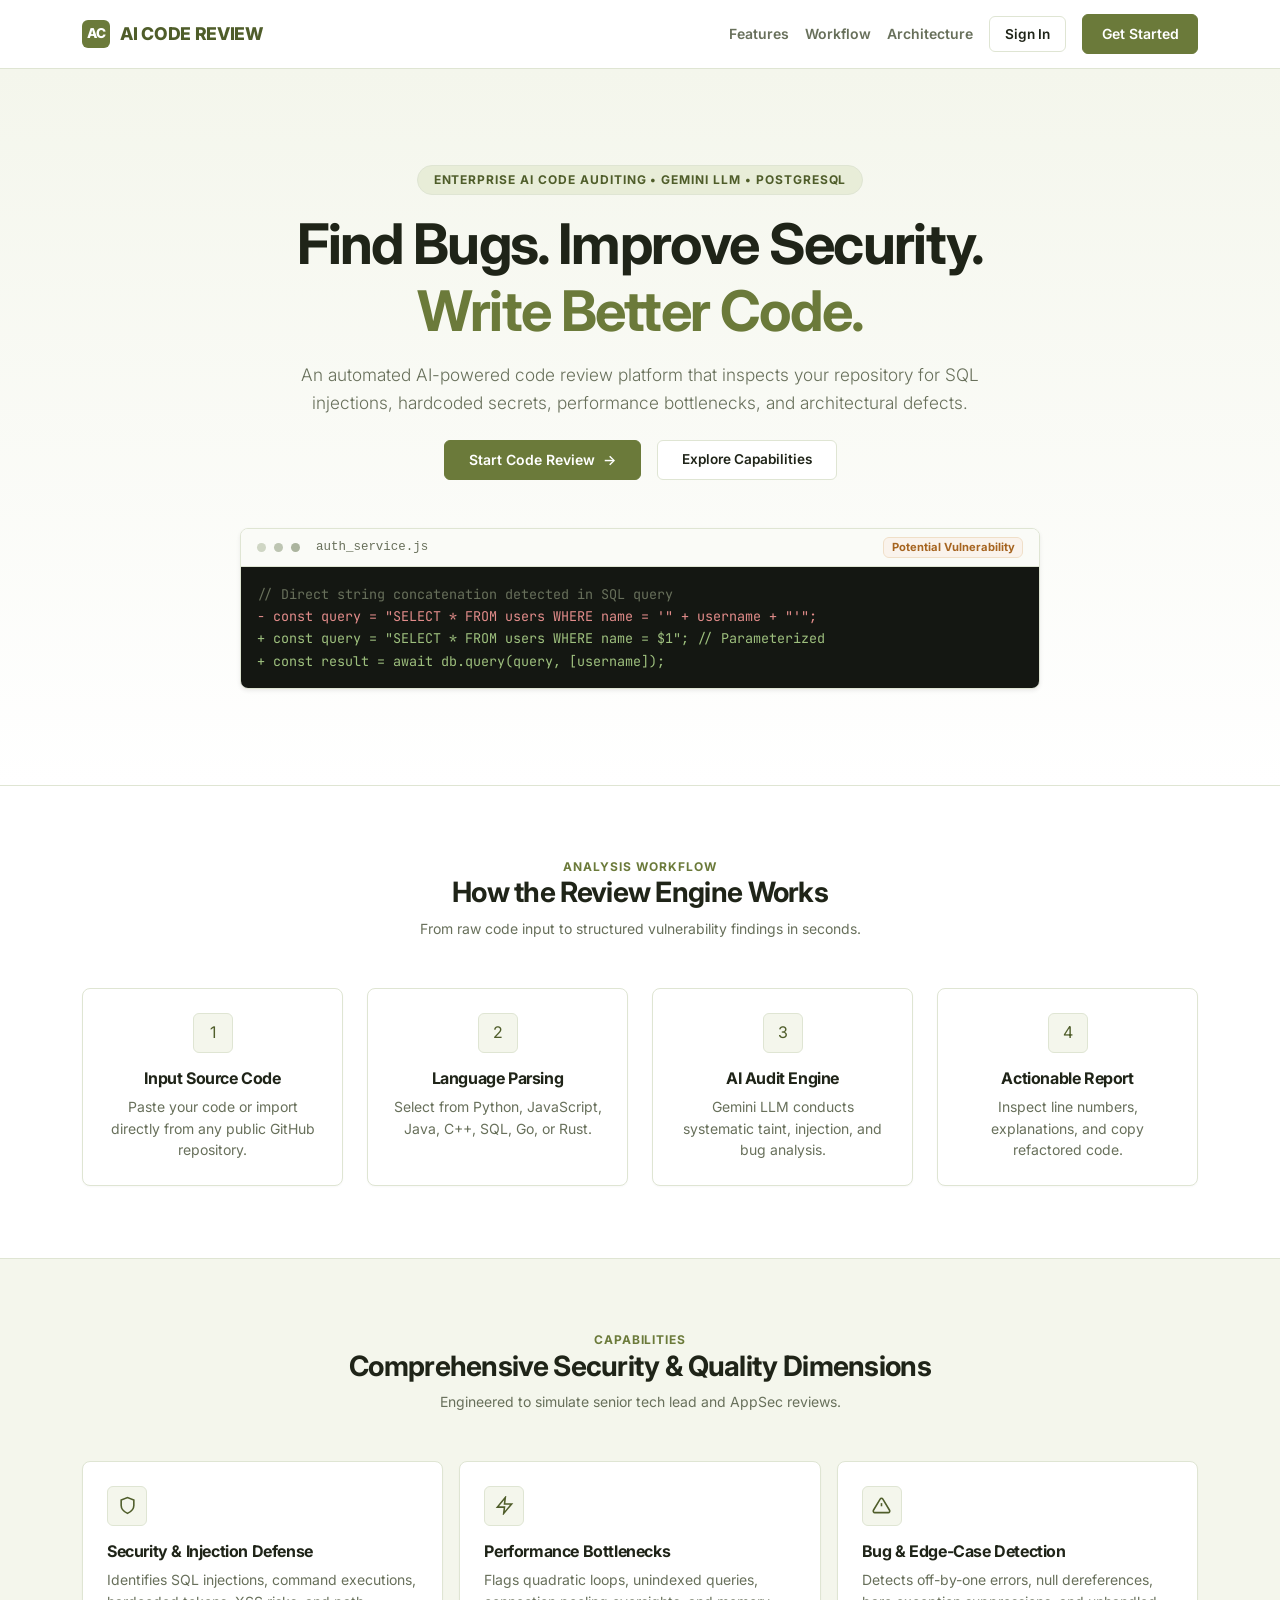
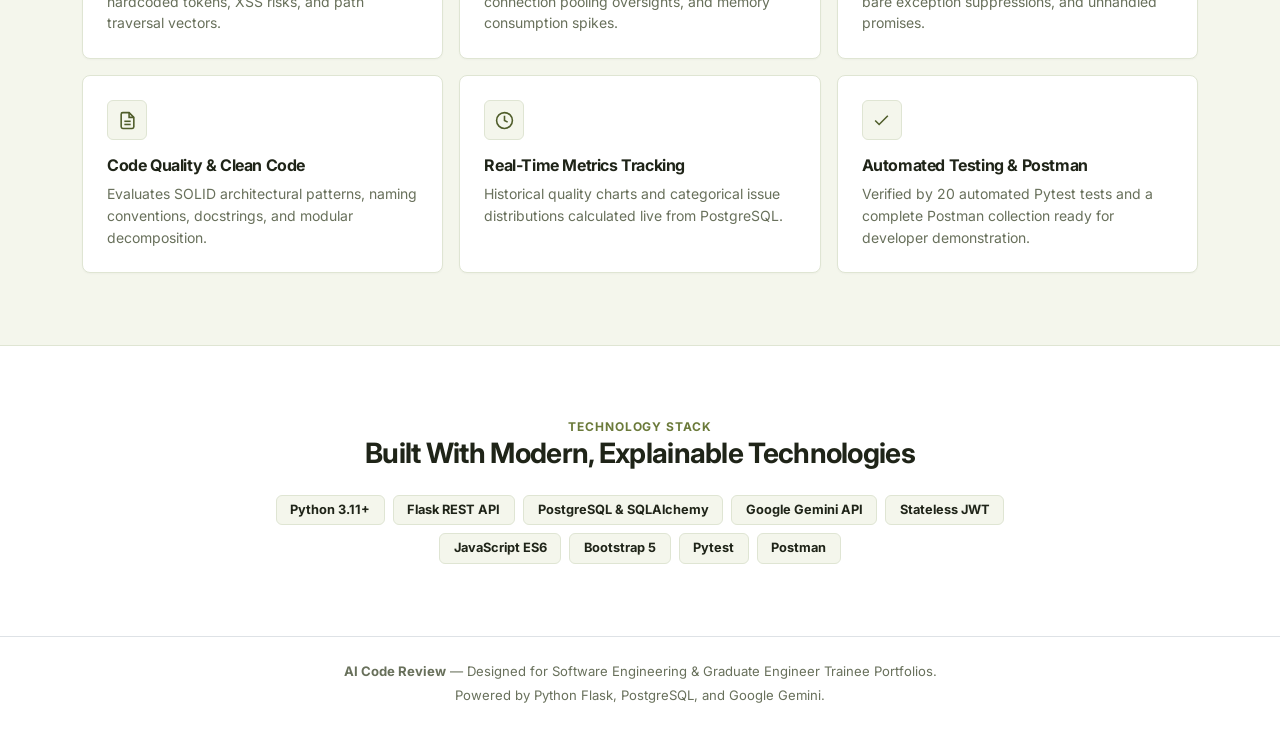
<file: frontend/index.html>
<!DOCTYPE html>
<html lang="en">
<head>
  <meta charset="UTF-8">
  <meta name="viewport" content="width=device-width, initial-scale=1.0">
  <title>AI Code Review - Automated Security & Code Quality Platform</title>
  <link href="https://cdn.jsdelivr.net/npm/bootstrap@5.3.3/dist/css/bootstrap.min.css" rel="stylesheet">
  <link rel="stylesheet" href="css/style.css">
  <link rel="preconnect" href="https://fonts.googleapis.com">
  <link rel="preconnect" href="https://fonts.gstatic.com" crossorigin>
  <link href="https://fonts.googleapis.com/css2?family=Inter:wght@400;500;600;700;800&family=JetBrains+Mono:wght@400;500;600&display=swap" rel="stylesheet">
</head>
<body>

  <!-- Top Navigation -->
  <nav class="custom-navbar sticky-top">
    <div class="container d-flex justify-content-between align-items-center">
      <a class="brand-logo" href="index.html">
        <div class="brand-logo-icon">AC</div>
        <span>AI CODE REVIEW</span>
      </a>
      <div class="d-flex align-items-center gap-3">
        <a href="#features" class="d-none d-md-inline text-muted small fw-semibold">Features</a>
        <a href="#how-it-works" class="d-none d-md-inline text-muted small fw-semibold">Workflow</a>
        <a href="#tech-stack" class="d-none d-md-inline text-muted small fw-semibold">Architecture</a>
        <a href="login.html" class="btn btn-sm btn-subtle">Sign In</a>
        <a href="register.html" class="btn btn-sm btn-olive">Get Started</a>
      </div>
    </div>
  </nav>

  <!-- Hero Section -->
  <section class="py-5" style="background: linear-gradient(180deg, var(--very-light-olive) 0%, var(--white) 100%);">
    <div class="container py-md-5 text-center">
      <div class="badge px-3 py-2 mb-3" style="background-color: var(--light-olive); color: var(--dark-olive); font-weight: 700; font-size: 0.75rem; letter-spacing: 0.08em; border: 1px solid var(--border-color); border-radius: 20px;">
        ENTERPRISE AI CODE AUDITING &bull; GEMINI LLM &bull; POSTGRESQL
      </div>
      <h1 class="display-4 fw-bolder mb-3" style="color: var(--main-text); max-width: 860px; margin: 0 auto; letter-spacing: -0.03em;">
        Find Bugs. Improve Security. <br><span style="color: var(--primary-olive);">Write Better Code.</span>
      </h1>
      <p class="lead mb-4 mx-auto text-muted" style="max-width: 680px; font-size: 1.08rem; line-height: 1.6;">
        An automated AI-powered code review platform that inspects your repository for SQL injections, hardcoded secrets, performance bottlenecks, and architectural defects.
      </p>
      <div class="d-flex justify-content-center gap-3 flex-wrap">
        <a href="review.html" class="btn-olive px-4 py-2 text-decoration-none">
          <span>Start Code Review</span>
          <span>&rarr;</span>
        </a>
        <a href="#features" class="btn-subtle px-4 py-2 text-decoration-none">Explore Capabilities</a>
      </div>

      <!-- Hero Visual Code Snippet Preview -->
      <div class="mt-5 mx-auto" style="max-width: 800px; text-align: left;">
        <div class="card-clean p-0 shadow-sm" style="border: 1px solid var(--border-color); overflow: hidden;">
          <div class="editor-header d-flex justify-content-between align-items-center px-3 py-2" style="background-color: #FAFBF7;">
            <div class="d-flex align-items-center gap-2">
              <span style="width: 9px; height: 9px; border-radius: 50%; background-color: #CFD6C4; display: inline-block;"></span>
              <span style="width: 9px; height: 9px; border-radius: 50%; background-color: #BDC5B2; display: inline-block;"></span>
              <span style="width: 9px; height: 9px; border-radius: 50%; background-color: #ABB49E; display: inline-block;"></span>
              <span class="small text-muted font-monospace ms-2" style="font-size: 0.78rem;">auth_service.js</span>
            </div>
            <span class="badge" style="background-color: var(--sev-high-bg); color: var(--sev-high-text); border: 1px solid var(--sev-high-border); font-size: 0.7rem;">Potential Vulnerability</span>
          </div>
          <div class="p-3" style="background-color: #141712; color: #DDE5CE; font-family: var(--font-mono); font-size: 0.84rem; line-height: 1.65;">
            <div><span style="color: #68705B;">// Direct string concatenation detected in SQL query</span></div>
            <div><span style="color: #E28C8A;">- const query = "SELECT * FROM users WHERE name = '" + username + "'";</span></div>
            <div><span style="color: #9EC07E;">+ const query = "SELECT * FROM users WHERE name = $1"; // Parameterized</span></div>
            <div><span style="color: #9EC07E;">+ const result = await db.query(query, [username]);</span></div>
          </div>
        </div>
      </div>
    </div>
  </section>

  <!-- How It Works Section -->
  <section id="how-it-works" class="py-5" style="background-color: var(--white); border-top: 1px solid var(--border-color); border-bottom: 1px solid var(--border-color);">
    <div class="container py-4">
      <div class="text-center mb-5">
        <div class="small fw-bold text-uppercase" style="color: var(--primary-olive); letter-spacing: 0.08em; font-size: 0.75rem;">Analysis Workflow</div>
        <h3 class="fw-bold">How the Review Engine Works</h3>
        <p class="text-muted small">From raw code input to structured vulnerability findings in seconds.</p>
      </div>
      <div class="row g-4">
        <div class="col-md-3">
          <div class="card-clean h-100 text-center p-4">
            <div class="stat-icon mx-auto mb-3">1</div>
            <h6 class="fw-bold mb-2">Input Source Code</h6>
            <p class="small text-muted mb-0">Paste your code or import directly from any public GitHub repository.</p>
          </div>
        </div>
        <div class="col-md-3">
          <div class="card-clean h-100 text-center p-4">
            <div class="stat-icon mx-auto mb-3">2</div>
            <h6 class="fw-bold mb-2">Language Parsing</h6>
            <p class="small text-muted mb-0">Select from Python, JavaScript, Java, C++, SQL, Go, or Rust.</p>
          </div>
        </div>
        <div class="col-md-3">
          <div class="card-clean h-100 text-center p-4">
            <div class="stat-icon mx-auto mb-3">3</div>
            <h6 class="fw-bold mb-2">AI Audit Engine</h6>
            <p class="small text-muted mb-0">Gemini LLM conducts systematic taint, injection, and bug analysis.</p>
          </div>
        </div>
        <div class="col-md-3">
          <div class="card-clean h-100 text-center p-4">
            <div class="stat-icon mx-auto mb-3">4</div>
            <h6 class="fw-bold mb-2">Actionable Report</h6>
            <p class="small text-muted mb-0">Inspect line numbers, explanations, and copy refactored code.</p>
          </div>
        </div>
      </div>
    </div>
  </section>

  <!-- Features Grid -->
  <section id="features" class="py-5" style="background-color: var(--very-light-olive);">
    <div class="container py-4">
      <div class="text-center mb-5">
        <div class="small fw-bold text-uppercase" style="color: var(--primary-olive); letter-spacing: 0.08em; font-size: 0.75rem;">Capabilities</div>
        <h3 class="fw-bold">Comprehensive Security & Quality Dimensions</h3>
        <p class="text-muted small">Engineered to simulate senior tech lead and AppSec reviews.</p>
      </div>
      <div class="row g-3">
        <div class="col-md-4">
          <div class="card-clean h-100 p-4">
            <div class="stat-icon mb-3">
              <svg viewBox="0 0 24 24"><path d="M12 22s8-4 8-10V5l-8-3-8 3v7c0 6 8 10 8 10z"></path></svg>
            </div>
            <h6 class="fw-bold">Security & Injection Defense</h6>
            <p class="small text-muted mb-0">Identifies SQL injections, command executions, hardcoded tokens, XSS risks, and path traversal vectors.</p>
          </div>
        </div>
        <div class="col-md-4">
          <div class="card-clean h-100 p-4">
            <div class="stat-icon mb-3">
              <svg viewBox="0 0 24 24"><polygon points="13 2 3 14 12 14 11 22 21 10 12 10 13 2"></polygon></svg>
            </div>
            <h6 class="fw-bold">Performance Bottlenecks</h6>
            <p class="small text-muted mb-0">Flags quadratic loops, unindexed queries, connection pooling oversights, and memory consumption spikes.</p>
          </div>
        </div>
        <div class="col-md-4">
          <div class="card-clean h-100 p-4">
            <div class="stat-icon mb-3">
              <svg viewBox="0 0 24 24"><path d="M10.29 3.86L1.82 18a2 2 0 0 0 1.71 3h16.94a2 2 0 0 0 1.71-3L13.71 3.86a2 2 0 0 0-3.42 0z"></path><line x1="12" y1="9" x2="12" y2="13"></line><line x1="12" y1="17" x2="12.01" y2="17"></line></svg>
            </div>
            <h6 class="fw-bold">Bug & Edge-Case Detection</h6>
            <p class="small text-muted mb-0">Detects off-by-one errors, null dereferences, bare exception suppressions, and unhandled promises.</p>
          </div>
        </div>
        <div class="col-md-4">
          <div class="card-clean h-100 p-4">
            <div class="stat-icon mb-3">
              <svg viewBox="0 0 24 24"><path d="M14 2H6a2 2 0 0 0-2 2v16a2 2 0 0 0 2 2h12a2 2 0 0 0 2-2V8z"></path><polyline points="14 2 14 8 20 8"></polyline><line x1="16" y1="13" x2="8" y2="13"></line><line x1="16" y1="17" x2="8" y2="17"></line></svg>
            </div>
            <h6 class="fw-bold">Code Quality & Clean Code</h6>
            <p class="small text-muted mb-0">Evaluates SOLID architectural patterns, naming conventions, docstrings, and modular decomposition.</p>
          </div>
        </div>
        <div class="col-md-4">
          <div class="card-clean h-100 p-4">
            <div class="stat-icon mb-3">
              <svg viewBox="0 0 24 24"><circle cx="12" cy="12" r="10"></circle><polyline points="12 6 12 12 16 14"></polyline></svg>
            </div>
            <h6 class="fw-bold">Real-Time Metrics Tracking</h6>
            <p class="small text-muted mb-0">Historical quality charts and categorical issue distributions calculated live from PostgreSQL.</p>
          </div>
        </div>
        <div class="col-md-4">
          <div class="card-clean h-100 p-4">
            <div class="stat-icon mb-3">
              <svg viewBox="0 0 24 24"><polyline points="20 6 9 17 4 12"></polyline></svg>
            </div>
            <h6 class="fw-bold">Automated Testing & Postman</h6>
            <p class="small text-muted mb-0">Verified by 20 automated Pytest tests and a complete Postman collection ready for developer demonstration.</p>
          </div>
        </div>
      </div>
    </div>
  </section>

  <!-- Tech Stack Section -->
  <section id="tech-stack" class="py-5" style="background-color: var(--white); border-top: 1px solid var(--border-color);">
    <div class="container py-4 text-center">
      <div class="small fw-bold text-uppercase" style="color: var(--primary-olive); letter-spacing: 0.08em; font-size: 0.75rem;">Technology Stack</div>
      <h3 class="fw-bold mb-4">Built With Modern, Explainable Technologies</h3>
      <div class="d-flex justify-content-center gap-2 flex-wrap" style="max-width: 800px; margin: 0 auto;">
        <span class="badge" style="background-color: var(--very-light-olive); border: 1px solid var(--border-color); color: var(--main-text); font-size: 0.8rem; padding: 0.5rem 0.85rem;">Python 3.11+</span>
        <span class="badge" style="background-color: var(--very-light-olive); border: 1px solid var(--border-color); color: var(--main-text); font-size: 0.8rem; padding: 0.5rem 0.85rem;">Flask REST API</span>
        <span class="badge" style="background-color: var(--very-light-olive); border: 1px solid var(--border-color); color: var(--main-text); font-size: 0.8rem; padding: 0.5rem 0.85rem;">PostgreSQL & SQLAlchemy</span>
        <span class="badge" style="background-color: var(--very-light-olive); border: 1px solid var(--border-color); color: var(--main-text); font-size: 0.8rem; padding: 0.5rem 0.85rem;">Google Gemini API</span>
        <span class="badge" style="background-color: var(--very-light-olive); border: 1px solid var(--border-color); color: var(--main-text); font-size: 0.8rem; padding: 0.5rem 0.85rem;">Stateless JWT</span>
        <span class="badge" style="background-color: var(--very-light-olive); border: 1px solid var(--border-color); color: var(--main-text); font-size: 0.8rem; padding: 0.5rem 0.85rem;">JavaScript ES6</span>
        <span class="badge" style="background-color: var(--very-light-olive); border: 1px solid var(--border-color); color: var(--main-text); font-size: 0.8rem; padding: 0.5rem 0.85rem;">Bootstrap 5</span>
        <span class="badge" style="background-color: var(--very-light-olive); border: 1px solid var(--border-color); color: var(--main-text); font-size: 0.8rem; padding: 0.5rem 0.85rem;">Pytest</span>
        <span class="badge" style="background-color: var(--very-light-olive); border: 1px solid var(--border-color); color: var(--main-text); font-size: 0.8rem; padding: 0.5rem 0.85rem;">Postman</span>
      </div>
    </div>
  </section>

  <!-- Footer -->
  <footer class="py-4 text-center border-top" style="background-color: var(--white); font-size: 0.82rem; color: var(--muted-text);">
    <div class="container">
      <p class="mb-1"><strong>AI Code Review</strong> &mdash; Designed for Software Engineering & Graduate Engineer Trainee Portfolios.</p>
      <p class="mb-0">Powered by Python Flask, PostgreSQL, and Google Gemini.</p>
    </div>
  </footer>

  <script src="js/config.js"></script>
  <script src="js/api.js"></script>
  <script src="js/auth.js"></script>
</body>
</html>
</file>
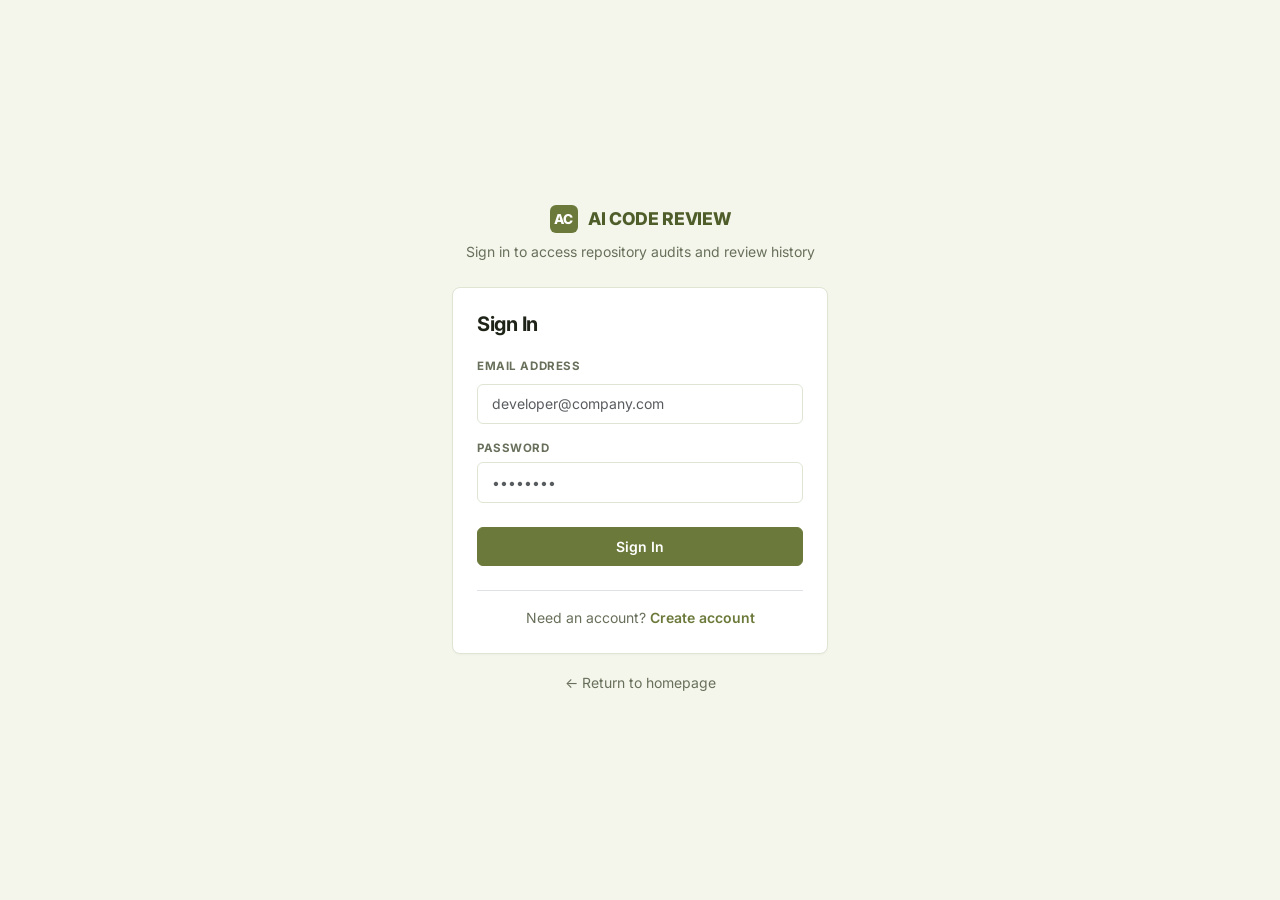
<file: frontend/history.html>
<!DOCTYPE html>
<html lang="en">
<head>
  <meta charset="UTF-8">
  <meta name="viewport" content="width=device-width, initial-scale=1.0">
  <title>Review History - AI Code Review</title>
  <link href="https://cdn.jsdelivr.net/npm/bootstrap@5.3.3/dist/css/bootstrap.min.css" rel="stylesheet">
  <link rel="stylesheet" href="css/style.css">
  <link rel="preconnect" href="https://fonts.googleapis.com">
  <link rel="preconnect" href="https://fonts.gstatic.com" crossorigin>
  <link href="https://fonts.googleapis.com/css2?family=Inter:wght@400;500;600;700;800&family=JetBrains+Mono:wght@400;500;600&display=swap" rel="stylesheet">
</head>
<body>

  <!-- Mobile Topbar -->
  <div class="mobile-topbar d-lg-none">
    <a class="brand-logo" href="dashboard.html">
      <div class="brand-logo-icon">AC</div>
      <span>AI CODE REVIEW</span>
    </a>
    <button class="btn btn-sm btn-subtle" id="sidebarToggle">Menu</button>
  </div>

  <div class="app-wrapper">
    <!-- Sidebar Navigation -->
    <aside class="app-sidebar">
      <div class="sidebar-header">
        <a class="brand-logo" href="dashboard.html">
          <div class="brand-logo-icon">AC</div>
          <span>AI CODE REVIEW</span>
        </a>
      </div>

      <ul class="sidebar-menu">
        <li class="sidebar-item">
          <a href="dashboard.html" class="sidebar-link">
            <svg viewBox="0 0 24 24"><rect x="3" y="3" width="7" height="9" rx="1"></rect><rect x="14" y="3" width="7" height="5" rx="1"></rect><rect x="14" y="12" width="7" height="9" rx="1"></rect><rect x="3" y="16" width="7" height="5" rx="1"></rect></svg>
            <span>Dashboard</span>
          </a>
        </li>
        <li class="sidebar-item">
          <a href="review.html" class="sidebar-link">
            <svg viewBox="0 0 24 24"><polyline points="16 18 22 12 16 6"></polyline><polyline points="8 6 2 12 8 18"></polyline></svg>
            <span>New Review</span>
          </a>
        </li>
        <li class="sidebar-item">
          <a href="history.html" class="sidebar-link active">
            <svg viewBox="0 0 24 24"><circle cx="12" cy="12" r="10"></circle><polyline points="12 6 12 12 16 14"></polyline></svg>
            <span>Review History</span>
          </a>
        </li>
        <li class="sidebar-item">
          <a href="settings.html" class="sidebar-link">
            <svg viewBox="0 0 24 24"><circle cx="12" cy="12" r="3"></circle><path d="M19.4 15a1.65 1.65 0 0 0 .33 1.82l.06.06a2 2 0 0 1 0 2.83 2 2 0 0 1-2.83 0l-.06-.06a1.65 1.65 0 0 0-1.82-.33 1.65 1.65 0 0 0-1 1.51V21a2 2 0 0 1-2 2 2 2 0 0 1-2-2v-.09A1.65 1.65 0 0 0 9 19.4a1.65 1.65 0 0 0-1.82.33l-.06.06a2 2 0 0 1-2.83 0 2 2 0 0 1 0-2.83l.06-.06a1.65 1.65 0 0 0 .33-1.82 1.65 1.65 0 0 0-1.51-1H3a2 2 0 0 1-2-2 2 2 0 0 1 2-2h.09A1.65 1.65 0 0 0 4.6 9a1.65 1.65 0 0 0-.33-1.82l-.06-.06a2 2 0 0 1 0-2.83 2 2 0 0 1 2.83 0l.06.06a1.65 1.65 0 0 0 1.82.33H9a1.65 1.65 0 0 0 1-1.51V3a2 2 0 0 1 2-2 2 2 0 0 1 2 2v.09a1.65 1.65 0 0 0 1 1.51 1.65 1.65 0 0 0 1.82-.33l.06-.06a2 2 0 0 1 2.83 0 2 2 0 0 1 0 2.83l-.06.06a1.65 1.65 0 0 0-.33 1.82V9a1.65 1.65 0 0 0 1.51 1H21a2 2 0 0 1 2 2 2 2 0 0 1-2 2h-.09a1.65 1.65 0 0 0-1.51 1z"></path></svg>
            <span>Settings</span>
          </a>
        </li>
      </ul>

      <div class="sidebar-footer">
        <div class="d-flex align-items-center justify-content-between">
          <div class="overflow-hidden">
            <div class="fw-bold small user-name-display text-truncate">Developer</div>
            <div class="text-muted small user-email-display text-truncate" style="font-size: 0.75rem;">user@example.com</div>
          </div>
          <button class="btn btn-sm btn-link p-0 text-muted btn-logout" title="Sign Out">
            <svg style="width: 16px; height: 16px; stroke: currentColor; stroke-width: 2; fill: none;" viewBox="0 0 24 24"><path d="M9 21H5a2 2 0 0 1-2-2V5a2 2 0 0 1 2-2h4"></path><polyline points="16 17 21 12 16 7"></polyline><line x1="21" y1="12" x2="9" y2="12"></line></svg>
          </button>
        </div>
      </div>
    </aside>

    <!-- Main Content Area -->
    <main class="app-main">
      <div class="d-flex justify-content-between align-items-center mb-4 flex-wrap gap-2">
        <div>
          <h2 class="fw-bold mb-1">Review History</h2>
          <p class="text-muted small mb-0">Inspect, search, and manage previously saved repository reviews</p>
        </div>
        <a href="review.html" class="btn-olive">
          <svg style="width: 15px; height: 15px; stroke: currentColor; stroke-width: 2; fill: none;" viewBox="0 0 24 24"><line x1="12" y1="5" x2="12" y2="19"></line><line x1="5" y1="12" x2="19" y2="12"></line></svg>
          <span>Start Review</span>
        </a>
      </div>

      <!-- Filter / Search Bar -->
      <div class="card-clean mb-4 p-3">
        <div class="row g-2 align-items-center">
          <div class="col-md-6">
            <div class="input-group input-group-sm">
              <span class="input-group-text bg-white border-end-0">
                <svg style="width: 14px; height: 14px; stroke: #68705B; stroke-width: 2; fill: none;" viewBox="0 0 24 24"><circle cx="11" cy="11" r="8"></circle><line x1="21" y1="21" x2="16.65" y2="16.65"></line></svg>
              </span>
              <input type="text" id="searchInput" class="form-control border-start-0" placeholder="Search by language or finding summary...">
            </div>
          </div>
          <div class="col-md-3">
            <select id="scoreFilterSelect" class="form-select form-select-sm">
              <option value="ALL">All Quality Scores</option>
              <option value="HIGH">High (&ge; 80)</option>
              <option value="MEDIUM">Medium (60 - 79)</option>
              <option value="LOW">Low (&lt; 60)</option>
            </select>
          </div>
          <div class="col-md-3 text-md-end">
            <span class="small text-muted" id="totalHistoryCounter" style="font-size: 0.8rem;">Showing 0 reviews</span>
          </div>
        </div>
      </div>

      <!-- History Table Card -->
      <div class="card-clean p-0 overflow-hidden">
        <div class="table-responsive">
          <table class="table-clean mb-0">
            <thead>
              <tr>
                <th>Target / Language</th>
                <th>Score</th>
                <th>Findings</th>
                <th>Date & Time</th>
                <th class="text-end">Actions</th>
              </tr>
            </thead>
            <tbody id="historyTableBody">
              <tr>
                <td colspan="5" class="text-center py-5 text-muted">
                  <span class="spinner-border spinner-border-sm me-2"></span> Loading review history...
                </td>
              </tr>
            </tbody>
          </table>
        </div>
      </div>

      <!-- Delete Confirmation Modal -->
      <div class="modal fade" id="deleteConfirmModal" tabindex="-1" aria-labelledby="deleteModalTitle">
        <div class="modal-dialog modal-sm modal-dialog-centered">
          <div class="modal-content border-0 shadow-sm" style="border: 1px solid var(--border-color) !important;">
            <div class="modal-header py-2">
              <h6 class="modal-title fw-bold text-danger" id="deleteModalTitle">Delete Review</h6>
              <button type="button" class="btn-close" data-bs-dismiss="modal" aria-label="Close"></button>
            </div>
            <div class="modal-body small text-muted">
              Are you sure you want to remove this review? This action cannot be undone.
            </div>
            <div class="modal-footer py-2">
              <button type="button" class="btn btn-sm btn-subtle" id="cancelDeleteBtn" data-bs-dismiss="modal">Cancel</button>
              <button type="button" class="btn btn-sm btn-danger" id="confirmDeleteBtn">Delete</button>
            </div>
          </div>
        </div>
      </div>
    </main>
  </div>

  <script src="https://cdn.jsdelivr.net/npm/bootstrap@5.3.3/dist/js/bootstrap.bundle.min.js"></script>
  <script src="js/config.js"></script>
  <script src="js/api.js"></script>
  <script src="js/auth.js"></script>
  <script src="js/history.js"></script>
</body>
</html>
</file>
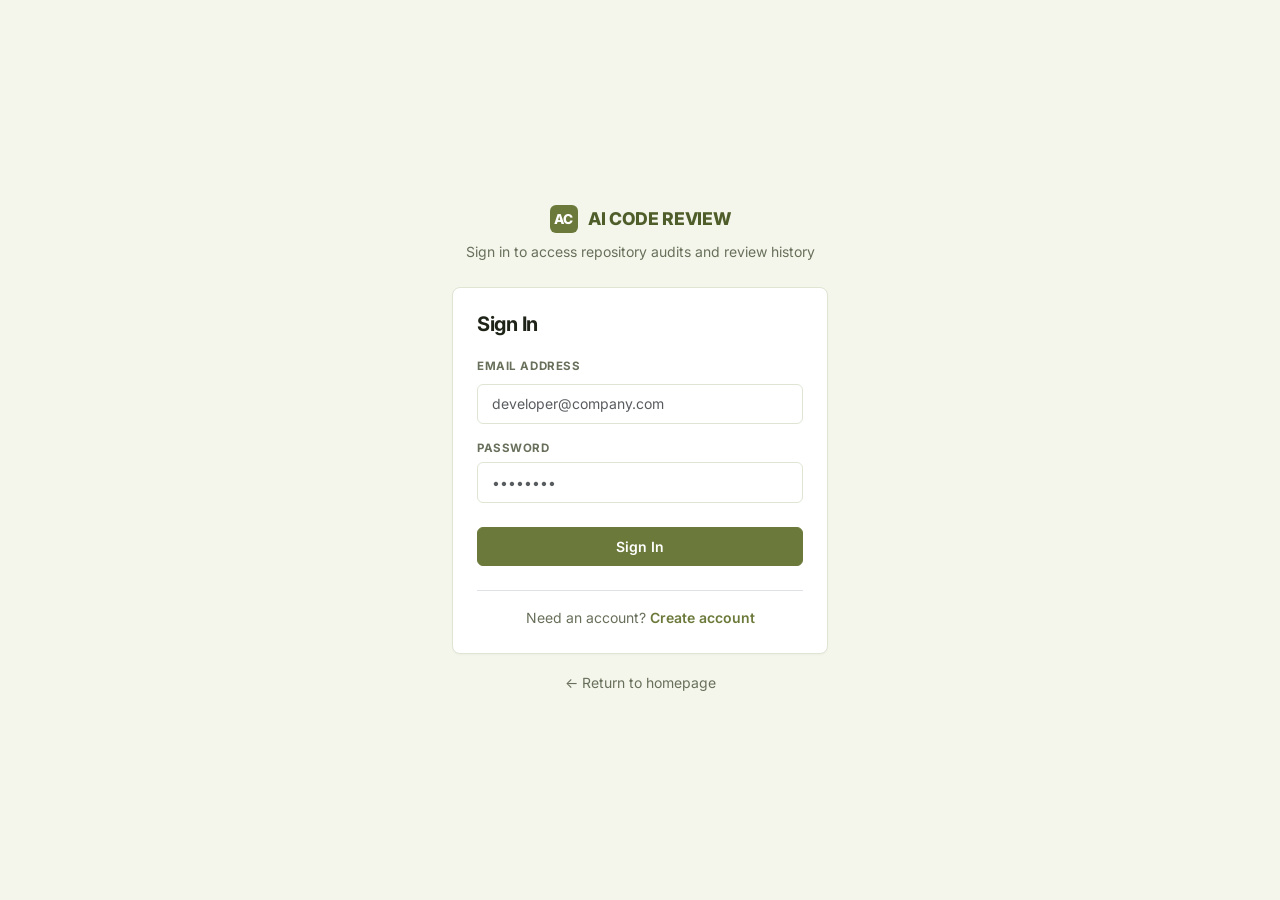
<file: frontend/login.html>
<!DOCTYPE html>
<html lang="en">
<head>
  <meta charset="UTF-8">
  <meta name="viewport" content="width=device-width, initial-scale=1.0">
  <title>Sign In - AI Code Review</title>
  <link href="https://cdn.jsdelivr.net/npm/bootstrap@5.3.3/dist/css/bootstrap.min.css" rel="stylesheet">
  <link rel="stylesheet" href="css/style.css">
  <link rel="preconnect" href="https://fonts.googleapis.com">
  <link rel="preconnect" href="https://fonts.gstatic.com" crossorigin>
  <link href="https://fonts.googleapis.com/css2?family=Inter:wght@400;500;600;700;800&family=JetBrains+Mono:wght@400;500;600&display=swap" rel="stylesheet">
</head>
<body class="d-flex flex-column min-vh-100 justify-content-center align-items-center py-4">

  <div class="container" style="max-width: 400px;">
    <!-- Brand Header -->
    <div class="text-center mb-4">
      <a href="index.html" class="brand-logo justify-content-center mb-2">
        <div class="brand-logo-icon">AC</div>
        <span>AI CODE REVIEW</span>
      </a>
      <p class="text-muted small mb-0">Sign in to access repository audits and review history</p>
    </div>

    <!-- Login Card -->
    <div class="card-clean p-4">
      <h5 class="fw-bold mb-3">Sign In</h5>

      <!-- Error Alert Box -->
      <div id="errorAlert" class="alert alert-danger py-2 small d-none" role="alert" style="font-size: 0.8rem;"></div>

      <form id="loginForm" novalidate>
        <div class="mb-3">
          <label for="email" class="form-label small fw-bold text-muted" style="font-size: 0.72rem; letter-spacing: 0.05em;">EMAIL ADDRESS</label>
          <input type="email" class="form-control" id="email" placeholder="developer@company.com" required autocomplete="email">
        </div>

        <div class="mb-3">
          <div class="d-flex justify-content-between align-items-center mb-1">
            <label for="password" class="form-label small fw-bold text-muted mb-0" style="font-size: 0.72rem; letter-spacing: 0.05em;">PASSWORD</label>
          </div>
          <input type="password" class="form-control" id="password" placeholder="••••••••" required autocomplete="current-password">
        </div>

        <button type="submit" id="submitBtn" class="btn-olive w-100 justify-content-center py-2 mt-2">
          <span>Sign In</span>
        </button>
      </form>

      <div class="text-center mt-4 pt-3 border-top">
        <p class="small text-muted mb-0">Need an account? <a href="register.html" class="fw-semibold" style="color: var(--primary-olive);">Create account</a></p>
      </div>
    </div>

    <div class="text-center mt-3">
      <a href="index.html" class="small text-muted text-decoration-none">&larr; Return to homepage</a>
    </div>
  </div>

  <script src="js/config.js"></script>
  <script src="js/api.js"></script>
  <script src="js/auth.js"></script>
  <script>
    document.addEventListener('DOMContentLoaded', () => {
      Auth.requireGuest();

      const form = document.getElementById('loginForm');
      const errorAlert = document.getElementById('errorAlert');
      const submitBtn = document.getElementById('submitBtn');

      form.addEventListener('submit', async (e) => {
        e.preventDefault();
        errorAlert.classList.add('d-none');
        errorAlert.textContent = '';

        const email = document.getElementById('email').value.trim();
        const password = document.getElementById('password').value;

        if (!email || !password) {
          errorAlert.textContent = 'Please fill in both email and password.';
          errorAlert.classList.remove('d-none');
          return;
        }

        submitBtn.disabled = true;
        submitBtn.innerHTML = '<span class="spinner-border spinner-border-sm me-2"></span>Signing in...';

        try {
          const res = await apiClient.post('/api/login', { email, password });
          if (res.success && res.token) {
            Auth.saveAuth(res.token, res.user);
            showToast('Login successful.', 'info');
            setTimeout(() => {
              window.location.href = 'dashboard.html';
            }, 500);
          } else {
            throw new Error(res.error || 'Login failed');
          }
        } catch (err) {
          errorAlert.textContent = err.message || 'Invalid email or password.';
          errorAlert.classList.remove('d-none');
        } finally {
          submitBtn.disabled = false;
          submitBtn.innerHTML = '<span>Sign In</span>';
        }
      });
    });
  </script>
</body>
</html>
</file>
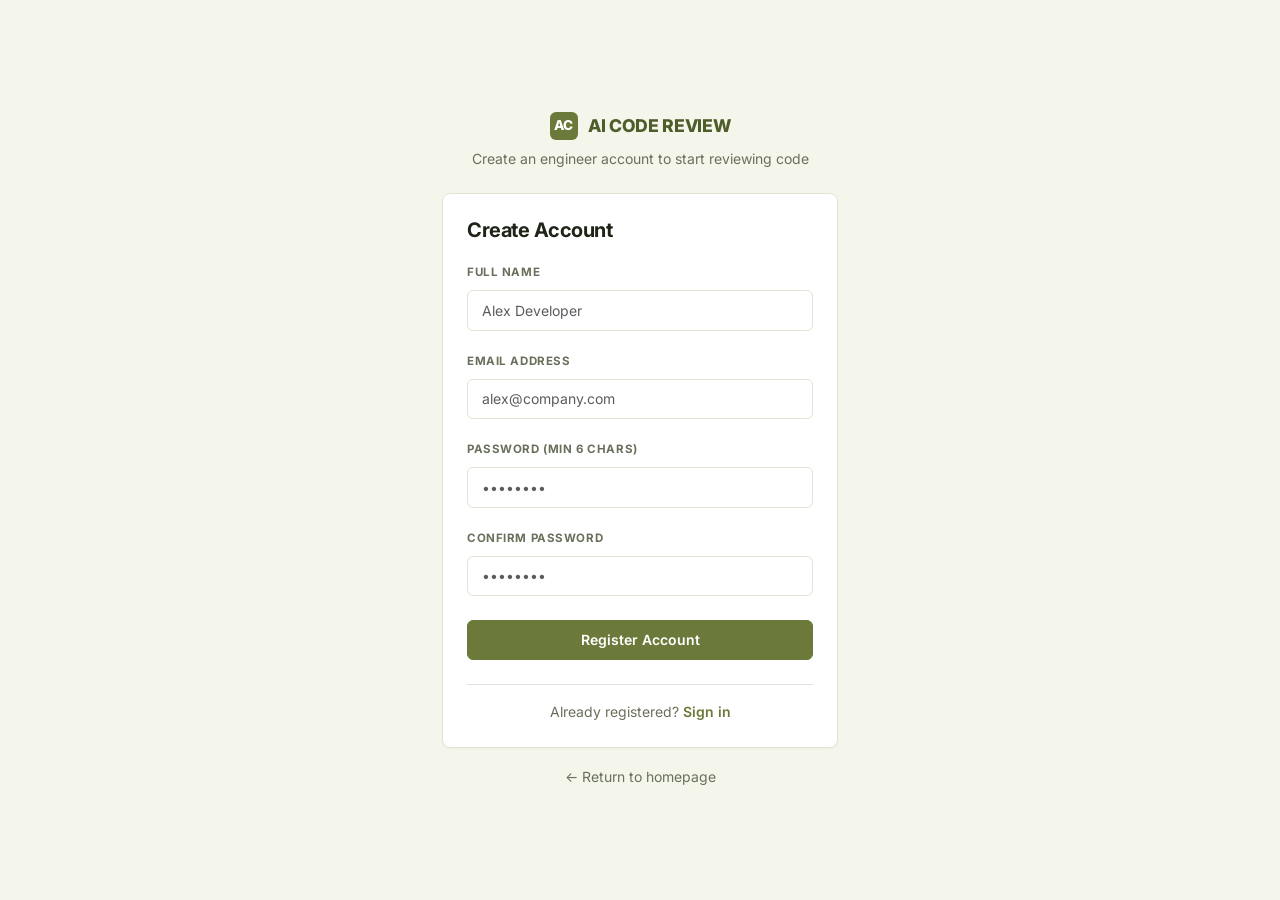
<file: frontend/register.html>
<!DOCTYPE html>
<html lang="en">
<head>
  <meta charset="UTF-8">
  <meta name="viewport" content="width=device-width, initial-scale=1.0">
  <title>Create Account - AI Code Review</title>
  <link href="https://cdn.jsdelivr.net/npm/bootstrap@5.3.3/dist/css/bootstrap.min.css" rel="stylesheet">
  <link rel="stylesheet" href="css/style.css">
  <link rel="preconnect" href="https://fonts.googleapis.com">
  <link rel="preconnect" href="https://fonts.gstatic.com" crossorigin>
  <link href="https://fonts.googleapis.com/css2?family=Inter:wght@400;500;600;700;800&family=JetBrains+Mono:wght@400;500;600&display=swap" rel="stylesheet">
</head>
<body class="d-flex flex-column min-vh-100 justify-content-center align-items-center py-4">

  <div class="container" style="max-width: 420px;">
    <!-- Brand Header -->
    <div class="text-center mb-4">
      <a href="index.html" class="brand-logo justify-content-center mb-2">
        <div class="brand-logo-icon">AC</div>
        <span>AI CODE REVIEW</span>
      </a>
      <p class="text-muted small mb-0">Create an engineer account to start reviewing code</p>
    </div>

    <!-- Registration Card -->
    <div class="card-clean p-4">
      <h5 class="fw-bold mb-3">Create Account</h5>

      <!-- Error Alert Box -->
      <div id="errorAlert" class="alert alert-danger py-2 small d-none" role="alert" style="font-size: 0.8rem;"></div>

      <form id="registerForm" novalidate>
        <div class="mb-3">
          <label for="name" class="form-label small fw-bold text-muted" style="font-size: 0.72rem; letter-spacing: 0.05em;">FULL NAME</label>
          <input type="text" class="form-control" id="name" placeholder="Alex Developer" required autocomplete="name">
        </div>

        <div class="mb-3">
          <label for="email" class="form-label small fw-bold text-muted" style="font-size: 0.72rem; letter-spacing: 0.05em;">EMAIL ADDRESS</label>
          <input type="email" class="form-control" id="email" placeholder="alex@company.com" required autocomplete="email">
        </div>

        <div class="mb-3">
          <label for="password" class="form-label small fw-bold text-muted" style="font-size: 0.72rem; letter-spacing: 0.05em;">PASSWORD (MIN 6 CHARS)</label>
          <input type="password" class="form-control" id="password" placeholder="••••••••" required autocomplete="new-password">
        </div>

        <div class="mb-3">
          <label for="confirmPassword" class="form-label small fw-bold text-muted" style="font-size: 0.72rem; letter-spacing: 0.05em;">CONFIRM PASSWORD</label>
          <input type="password" class="form-control" id="confirmPassword" placeholder="••••••••" required autocomplete="new-password">
        </div>

        <button type="submit" id="submitBtn" class="btn-olive w-100 justify-content-center py-2 mt-2">
          <span>Register Account</span>
        </button>
      </form>

      <div class="text-center mt-4 pt-3 border-top">
        <p class="small text-muted mb-0">Already registered? <a href="login.html" class="fw-semibold" style="color: var(--primary-olive);">Sign in</a></p>
      </div>
    </div>

    <div class="text-center mt-3">
      <a href="index.html" class="small text-muted text-decoration-none">&larr; Return to homepage</a>
    </div>
  </div>

  <script src="js/config.js"></script>
  <script src="js/api.js"></script>
  <script src="js/auth.js"></script>
  <script>
    document.addEventListener('DOMContentLoaded', () => {
      Auth.requireGuest();

      const form = document.getElementById('registerForm');
      const errorAlert = document.getElementById('errorAlert');
      const submitBtn = document.getElementById('submitBtn');

      form.addEventListener('submit', async (e) => {
        e.preventDefault();
        errorAlert.classList.add('d-none');
        errorAlert.textContent = '';

        const name = document.getElementById('name').value.trim();
        const email = document.getElementById('email').value.trim();
        const password = document.getElementById('password').value;
        const confirmPassword = document.getElementById('confirmPassword').value;

        if (!name || !email || !password || !confirmPassword) {
          errorAlert.textContent = 'Please fill in all required fields.';
          errorAlert.classList.remove('d-none');
          return;
        }

        if (password.length < 6) {
          errorAlert.textContent = 'Password must be at least 6 characters long.';
          errorAlert.classList.remove('d-none');
          return;
        }

        if (password !== confirmPassword) {
          errorAlert.textContent = 'Passwords do not match.';
          errorAlert.classList.remove('d-none');
          return;
        }

        submitBtn.disabled = true;
        submitBtn.innerHTML = '<span class="spinner-border spinner-border-sm me-2"></span>Creating Account...';

        try {
          const res = await apiClient.post('/api/register', {
            name,
            email,
            password,
            confirm_password: confirmPassword
          });

          if (res.success && res.token) {
            Auth.saveAuth(res.token, res.user);
            showToast('Account created.', 'info');
            setTimeout(() => {
              window.location.href = 'dashboard.html';
            }, 500);
          } else {
            throw new Error(res.error || 'Registration failed');
          }
        } catch (err) {
          errorAlert.textContent = err.message || 'Registration failed. Please try again.';
          errorAlert.classList.remove('d-none');
        } finally {
          submitBtn.disabled = false;
          submitBtn.innerHTML = '<span>Register Account</span>';
        }
      });
    });
  </script>
</body>
</html>
</file>
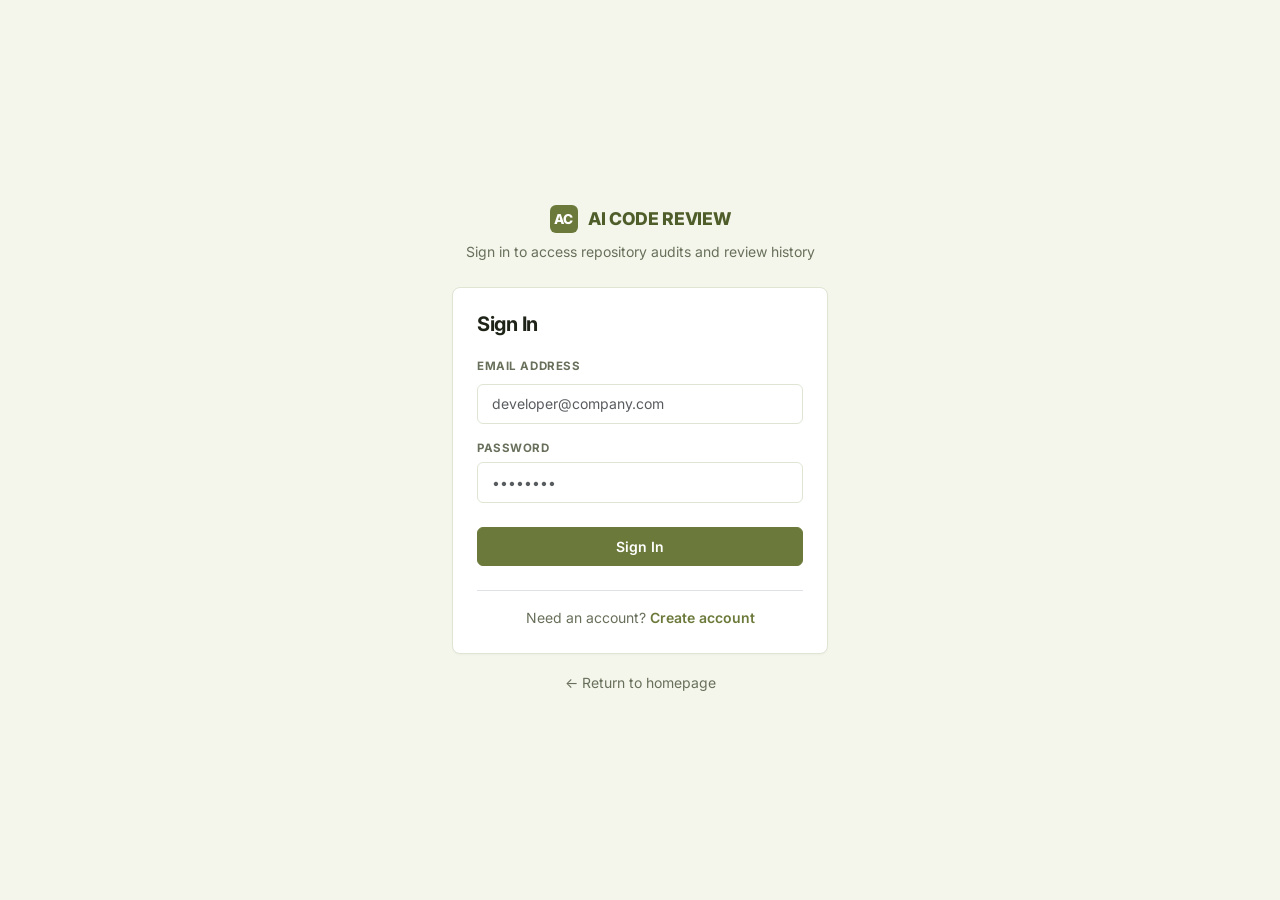
<file: frontend/result.html>
<!DOCTYPE html>
<html lang="en">
<head>
  <meta charset="UTF-8">
  <meta name="viewport" content="width=device-width, initial-scale=1.0">
  <title>Code Review Report - AI Code Review</title>
  <link href="https://cdn.jsdelivr.net/npm/bootstrap@5.3.3/dist/css/bootstrap.min.css" rel="stylesheet">
  <link rel="stylesheet" href="css/style.css">
  <link rel="preconnect" href="https://fonts.googleapis.com">
  <link rel="preconnect" href="https://fonts.gstatic.com" crossorigin>
  <link href="https://fonts.googleapis.com/css2?family=Inter:wght@400;500;600;700;800&family=JetBrains+Mono:wght@400;500;600&display=swap" rel="stylesheet">
</head>
<body>

  <!-- Mobile Topbar -->
  <div class="mobile-topbar d-lg-none">
    <a class="brand-logo" href="dashboard.html">
      <div class="brand-logo-icon">AC</div>
      <span>AI CODE REVIEW</span>
    </a>
    <button class="btn btn-sm btn-subtle" id="sidebarToggle">Menu</button>
  </div>

  <div class="app-wrapper">
    <!-- Sidebar Navigation -->
    <aside class="app-sidebar">
      <div class="sidebar-header">
        <a class="brand-logo" href="dashboard.html">
          <div class="brand-logo-icon">AC</div>
          <span>AI CODE REVIEW</span>
        </a>
      </div>

      <ul class="sidebar-menu">
        <li class="sidebar-item">
          <a href="dashboard.html" class="sidebar-link">
            <svg viewBox="0 0 24 24"><rect x="3" y="3" width="7" height="9" rx="1"></rect><rect x="14" y="3" width="7" height="5" rx="1"></rect><rect x="14" y="12" width="7" height="9" rx="1"></rect><rect x="3" y="16" width="7" height="5" rx="1"></rect></svg>
            <span>Dashboard</span>
          </a>
        </li>
        <li class="sidebar-item">
          <a href="review.html" class="sidebar-link">
            <svg viewBox="0 0 24 24"><polyline points="16 18 22 12 16 6"></polyline><polyline points="8 6 2 12 8 18"></polyline></svg>
            <span>New Review</span>
          </a>
        </li>
        <li class="sidebar-item">
          <a href="history.html" class="sidebar-link">
            <svg viewBox="0 0 24 24"><circle cx="12" cy="12" r="10"></circle><polyline points="12 6 12 12 16 14"></polyline></svg>
            <span>Review History</span>
          </a>
        </li>
        <li class="sidebar-item">
          <a href="settings.html" class="sidebar-link">
            <svg viewBox="0 0 24 24"><circle cx="12" cy="12" r="3"></circle><path d="M19.4 15a1.65 1.65 0 0 0 .33 1.82l.06.06a2 2 0 0 1 0 2.83 2 2 0 0 1-2.83 0l-.06-.06a1.65 1.65 0 0 0-1.82-.33 1.65 1.65 0 0 0-1 1.51V21a2 2 0 0 1-2 2 2 2 0 0 1-2-2v-.09A1.65 1.65 0 0 0 9 19.4a1.65 1.65 0 0 0-1.82.33l-.06.06a2 2 0 0 1-2.83 0 2 2 0 0 1 0-2.83l.06-.06a1.65 1.65 0 0 0 .33-1.82 1.65 1.65 0 0 0-1.51-1H3a2 2 0 0 1-2-2 2 2 0 0 1 2-2h.09A1.65 1.65 0 0 0 4.6 9a1.65 1.65 0 0 0-.33-1.82l-.06-.06a2 2 0 0 1 0-2.83 2 2 0 0 1 2.83 0l.06.06a1.65 1.65 0 0 0 1.82.33H9a1.65 1.65 0 0 0 1-1.51V3a2 2 0 0 1 2-2 2 2 0 0 1 2 2v.09a1.65 1.65 0 0 0 1 1.51 1.65 1.65 0 0 0 1.82-.33l.06-.06a2 2 0 0 1 2.83 0 2 2 0 0 1 0 2.83l-.06.06a1.65 1.65 0 0 0-.33 1.82V9a1.65 1.65 0 0 0 1.51 1H21a2 2 0 0 1 2 2 2 2 0 0 1-2 2h-.09a1.65 1.65 0 0 0-1.51 1z"></path></svg>
            <span>Settings</span>
          </a>
        </li>
      </ul>

      <div class="sidebar-footer">
        <div class="d-flex align-items-center justify-content-between">
          <div class="overflow-hidden">
            <div class="fw-bold small user-name-display text-truncate">Developer</div>
            <div class="text-muted small user-email-display text-truncate" style="font-size: 0.75rem;">user@example.com</div>
          </div>
          <button class="btn btn-sm btn-link p-0 text-muted btn-logout" title="Sign Out">
            <svg style="width: 16px; height: 16px; stroke: currentColor; stroke-width: 2; fill: none;" viewBox="0 0 24 24"><path d="M9 21H5a2 2 0 0 1-2-2V5a2 2 0 0 1 2-2h4"></path><polyline points="16 17 21 12 16 7"></polyline><line x1="21" y1="12" x2="9" y2="12"></line></svg>
          </button>
        </div>
      </div>
    </aside>

    <!-- Main Content Area -->
    <main class="app-main">
      <!-- Top Actions Bar -->
      <div class="d-flex justify-content-between align-items-center mb-4 flex-wrap gap-2">
        <div>
          <div class="d-flex align-items-center gap-2 mb-1">
            <a href="dashboard.html" class="small text-muted text-decoration-none">Dashboard</a>
            <span class="small text-muted">&gt;</span>
            <span class="small text-muted" id="breadcrumbReviewId">Review Report</span>
          </div>
          <h2 class="fw-bold mb-0">Code Analysis Report</h2>
        </div>
        <div class="d-flex gap-2">
          <a href="review.html" class="btn btn-sm btn-subtle">+ Review Another File</a>
          <button type="button" class="btn btn-sm btn-olive" onclick="window.print()">
            <svg style="width: 14px; height: 14px; stroke: currentColor; stroke-width: 2; fill: none;" viewBox="0 0 24 24"><polyline points="6 9 6 2 18 2 18 9"></polyline><path d="M6 18H4a2 2 0 0 1-2-2v-5a2 2 0 0 1 2-2h16a2 2 0 0 1 2 2v5a2 2 0 0 1-2 2h-2"></path><rect x="6" y="14" width="12" height="8"></rect></svg>
            <span>Export / Print</span>
          </button>
        </div>
      </div>

      <!-- Executive Overview Card -->
      <div class="card-clean mb-4">
        <div class="row align-items-center g-4">
          <div class="col-md-auto text-center">
            <div class="score-badge-circle mx-auto" id="scoreCircle">
              <span class="score-num" id="scoreValue">--</span>
              <span class="score-max">SCORE</span>
            </div>
          </div>
          <div class="col-md">
            <div class="d-flex align-items-center gap-2 mb-2 flex-wrap">
              <span class="badge" style="background-color: var(--light-olive); color: var(--dark-olive); font-weight: 600;" id="languageBadge">Language</span>
              <span class="small text-muted" id="timestampBadge">Timestamp</span>
              <span class="badge bg-white text-dark border" id="totalIssuesBadge">0 Findings</span>
            </div>
            <h6 class="fw-bold mb-2">Executive Summary</h6>
            <p class="text-dark small mb-0" id="summaryText" style="line-height: 1.6;">Loading audit report...</p>
          </div>
        </div>
      </div>

      <!-- Severity Breakdown Tiles -->
      <div class="row g-3 mb-4">
        <div class="col-6 col-md-3">
          <div class="card-clean text-center py-3" style="border-top: 3px solid var(--sev-critical-text);">
            <div class="small fw-bold text-muted" style="font-size: 0.72rem; letter-spacing: 0.06em;">CRITICAL</div>
            <div class="fs-4 fw-bold" style="color: var(--sev-critical-text);" id="countCritical">0</div>
          </div>
        </div>
        <div class="col-6 col-md-3">
          <div class="card-clean text-center py-3" style="border-top: 3px solid var(--sev-high-text);">
            <div class="small fw-bold text-muted" style="font-size: 0.72rem; letter-spacing: 0.06em;">HIGH</div>
            <div class="fs-4 fw-bold" style="color: var(--sev-high-text);" id="countHigh">0</div>
          </div>
        </div>
        <div class="col-6 col-md-3">
          <div class="card-clean text-center py-3" style="border-top: 3px solid var(--primary-olive);">
            <div class="small fw-bold text-muted" style="font-size: 0.72rem; letter-spacing: 0.06em;">MEDIUM</div>
            <div class="fs-4 fw-bold" style="color: var(--dark-olive);" id="countMedium">0</div>
          </div>
        </div>
        <div class="col-6 col-md-3">
          <div class="card-clean text-center py-3" style="border-top: 3px solid var(--muted-text);">
            <div class="small fw-bold text-muted" style="font-size: 0.72rem; letter-spacing: 0.06em;">LOW</div>
            <div class="fs-4 fw-bold text-secondary" id="countLow">0</div>
          </div>
        </div>
      </div>

      <!-- Findings with Category Filter Tabs -->
      <div class="mb-4">
        <div class="d-flex justify-content-between align-items-center flex-wrap gap-2 mb-3">
          <h5 class="fw-bold mb-0">Detailed Audit Findings</h5>
          <div class="filter-tabs" id="categoryFilterTabs">
            <button class="filter-btn active" data-category="ALL">All Findings</button>
            <button class="filter-btn" data-category="Security">Security</button>
            <button class="filter-btn" data-category="Bugs">Bugs</button>
            <button class="filter-btn" data-category="Performance">Performance</button>
            <button class="filter-btn" data-category="Code Quality">Code Quality</button>
            <button class="filter-btn" data-category="Best Practices">Best Practices</button>
          </div>
        </div>

        <!-- Issue Cards Container -->
        <div id="issuesContainer">
          <div class="text-center py-5 text-muted">
            <span class="spinner-border spinner-border-sm me-2"></span> Loading review findings...
          </div>
        </div>
      </div>

      <!-- Code Comparison Section -->
      <div class="card-clean mb-4 p-0 overflow-hidden">
        <div class="d-flex justify-content-between align-items-center px-3 py-3 border-bottom flex-wrap gap-2">
          <div>
            <h6 class="fw-bold mb-0">Code Comparison & Suggestions</h6>
            <p class="small text-muted mb-0" style="font-size: 0.78rem;">Submitted source code alongside recommended refactoring implementations</p>
          </div>
          <button type="button" class="btn btn-sm btn-olive" id="copySuggestedCodeBtn">
            <svg style="width: 14px; height: 14px; stroke: currentColor; stroke-width: 2; fill: none;" viewBox="0 0 24 24"><rect x="9" y="9" width="13" height="13" rx="2" ry="2"></rect><path d="M5 15H4a2 2 0 0 1-2-2V4a2 2 0 0 1 2-2h9a2 2 0 0 1 2 2v1"></path></svg>
            <span>Copy Suggested Code</span>
          </button>
        </div>

        <div class="row g-0">
          <!-- Original Code -->
          <div class="col-lg-6 code-comparison-left border-end">
            <div class="px-3 py-2 bg-light border-bottom d-flex justify-content-between align-items-center">
              <span class="small fw-bold text-muted text-uppercase" style="font-size: 0.72rem; letter-spacing: 0.05em;">Original Code</span>
              <span class="badge bg-white text-muted border" id="origLineCount">0 lines</span>
            </div>
            <pre class="p-3 mb-0" style="background-color: #141712; color: #DDE5CE; max-height: 480px; overflow-y: auto; font-family: var(--font-mono); font-size: 0.82rem; line-height: 1.6;"><code id="originalCodeBlock"></code></pre>
          </div>

          <!-- Suggested Code -->
          <div class="col-lg-6">
            <div class="px-3 py-2 bg-light border-bottom d-flex justify-content-between align-items-center">
              <span class="small fw-bold text-dark text-uppercase" style="font-size: 0.72rem; letter-spacing: 0.05em;">Suggested Refactoring</span>
              <span class="badge" style="background-color: var(--light-olive); color: var(--dark-olive); font-size: 0.7rem;">Recommended</span>
            </div>
            <pre class="p-3 mb-0" style="background-color: #141712; color: #DDE5CE; max-height: 480px; overflow-y: auto; font-family: var(--font-mono); font-size: 0.82rem; line-height: 1.6;"><code id="suggestedCodeBlock"></code></pre>
          </div>
        </div>
      </div>
    </main>
  </div>

  <script src="js/config.js"></script>
  <script src="js/api.js"></script>
  <script src="js/auth.js"></script>
  <script src="js/result.js"></script>
</body>
</html>
</file>
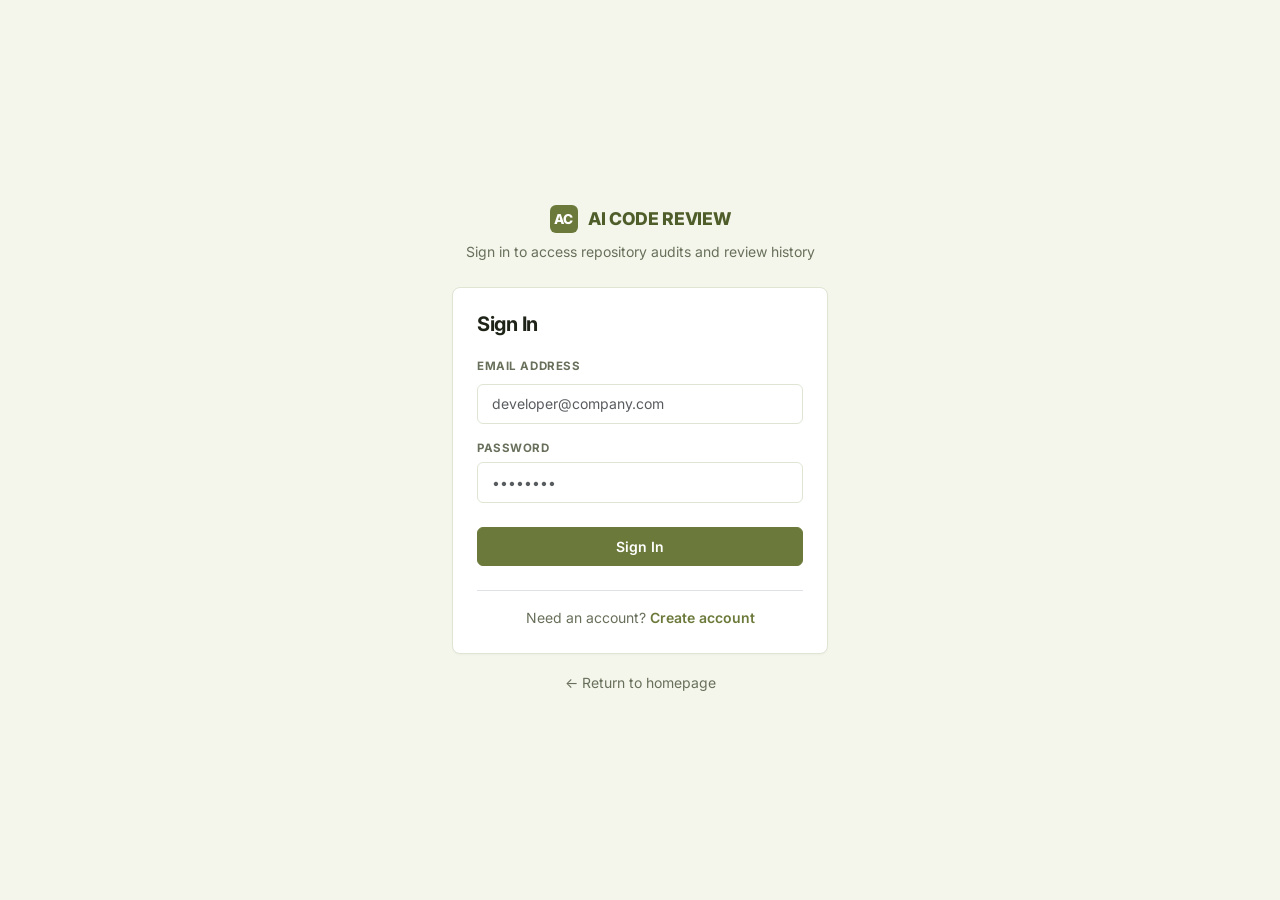
<file: frontend/review.html>
<!DOCTYPE html>
<html lang="en">
<head>
  <meta charset="UTF-8">
  <meta name="viewport" content="width=device-width, initial-scale=1.0">
  <title>New Review - AI Code Review</title>
  <link href="https://cdn.jsdelivr.net/npm/bootstrap@5.3.3/dist/css/bootstrap.min.css" rel="stylesheet">
  <link rel="stylesheet" href="css/style.css">
  <link rel="preconnect" href="https://fonts.googleapis.com">
  <link rel="preconnect" href="https://fonts.gstatic.com" crossorigin>
  <link href="https://fonts.googleapis.com/css2?family=Inter:wght@400;500;600;700;800&family=JetBrains+Mono:wght@400;500;600&display=swap" rel="stylesheet">
</head>
<body>

  <!-- Loading Overlay with Multi-Step Progress -->
  <div id="loadingOverlay" class="loading-overlay">
    <div class="loading-box">
      <div class="spinner-border spinner-olive mb-3" role="status">
        <span class="visually-hidden">Loading...</span>
      </div>
      <div id="loadingStepTitle" class="loading-step">Analyzing Code Structure...</div>
      <div id="loadingStepSubtitle" class="loading-substep">Auditing taint flows, queries, and logic patterns</div>
      <div class="progress mt-3" style="height: 4px; background-color: var(--light-olive);">
        <div id="loadingProgressBar" class="progress-bar" style="width: 25%; background-color: var(--primary-olive); transition: width 0.3s ease;"></div>
      </div>
    </div>
  </div>

  <!-- Mobile Topbar -->
  <div class="mobile-topbar d-lg-none">
    <a class="brand-logo" href="dashboard.html">
      <div class="brand-logo-icon">AC</div>
      <span>AI CODE REVIEW</span>
    </a>
    <button class="btn btn-sm btn-subtle" id="sidebarToggle">Menu</button>
  </div>

  <div class="app-wrapper">
    <!-- Sidebar Navigation -->
    <aside class="app-sidebar">
      <div class="sidebar-header">
        <a class="brand-logo" href="dashboard.html">
          <div class="brand-logo-icon">AC</div>
          <span>AI CODE REVIEW</span>
        </a>
      </div>

      <ul class="sidebar-menu">
        <li class="sidebar-item">
          <a href="dashboard.html" class="sidebar-link">
            <svg viewBox="0 0 24 24"><rect x="3" y="3" width="7" height="9" rx="1"></rect><rect x="14" y="3" width="7" height="5" rx="1"></rect><rect x="14" y="12" width="7" height="9" rx="1"></rect><rect x="3" y="16" width="7" height="5" rx="1"></rect></svg>
            <span>Dashboard</span>
          </a>
        </li>
        <li class="sidebar-item">
          <a href="review.html" class="sidebar-link active">
            <svg viewBox="0 0 24 24"><polyline points="16 18 22 12 16 6"></polyline><polyline points="8 6 2 12 8 18"></polyline></svg>
            <span>New Review</span>
          </a>
        </li>
        <li class="sidebar-item">
          <a href="history.html" class="sidebar-link">
            <svg viewBox="0 0 24 24"><circle cx="12" cy="12" r="10"></circle><polyline points="12 6 12 12 16 14"></polyline></svg>
            <span>Review History</span>
          </a>
        </li>
        <li class="sidebar-item">
          <a href="settings.html" class="sidebar-link">
            <svg viewBox="0 0 24 24"><circle cx="12" cy="12" r="3"></circle><path d="M19.4 15a1.65 1.65 0 0 0 .33 1.82l.06.06a2 2 0 0 1 0 2.83 2 2 0 0 1-2.83 0l-.06-.06a1.65 1.65 0 0 0-1.82-.33 1.65 1.65 0 0 0-1 1.51V21a2 2 0 0 1-2 2 2 2 0 0 1-2-2v-.09A1.65 1.65 0 0 0 9 19.4a1.65 1.65 0 0 0-1.82.33l-.06.06a2 2 0 0 1-2.83 0 2 2 0 0 1 0-2.83l.06-.06a1.65 1.65 0 0 0 .33-1.82 1.65 1.65 0 0 0-1.51-1H3a2 2 0 0 1-2-2 2 2 0 0 1 2-2h.09A1.65 1.65 0 0 0 4.6 9a1.65 1.65 0 0 0-.33-1.82l-.06-.06a2 2 0 0 1 0-2.83 2 2 0 0 1 2.83 0l.06.06a1.65 1.65 0 0 0 1.82.33H9a1.65 1.65 0 0 0 1-1.51V3a2 2 0 0 1 2-2 2 2 0 0 1 2 2v.09a1.65 1.65 0 0 0 1 1.51 1.65 1.65 0 0 0 1.82-.33l.06-.06a2 2 0 0 1 2.83 0 2 2 0 0 1 0 2.83l-.06.06a1.65 1.65 0 0 0-.33 1.82V9a1.65 1.65 0 0 0 1.51 1H21a2 2 0 0 1 2 2 2 2 0 0 1-2 2h-.09a1.65 1.65 0 0 0-1.51 1z"></path></svg>
            <span>Settings</span>
          </a>
        </li>
      </ul>

      <div class="sidebar-footer">
        <div class="d-flex align-items-center justify-content-between">
          <div class="overflow-hidden">
            <div class="fw-bold small user-name-display text-truncate">Developer</div>
            <div class="text-muted small user-email-display text-truncate" style="font-size: 0.75rem;">user@example.com</div>
          </div>
          <button class="btn btn-sm btn-link p-0 text-muted btn-logout" title="Sign Out">
            <svg style="width: 16px; height: 16px; stroke: currentColor; stroke-width: 2; fill: none;" viewBox="0 0 24 24"><path d="M9 21H5a2 2 0 0 1-2-2V5a2 2 0 0 1 2-2h4"></path><polyline points="16 17 21 12 16 7"></polyline><line x1="21" y1="12" x2="9" y2="12"></line></svg>
          </button>
        </div>
      </div>
    </aside>

    <!-- Main Content Area -->
    <main class="app-main">
      <div class="d-flex justify-content-between align-items-center mb-3 flex-wrap gap-2">
        <div>
          <h2 class="fw-bold mb-1">Code Review Studio</h2>
          <p class="text-muted small mb-0">Submit source code for automated security audit, bug detection, and performance review</p>
        </div>
        <div class="d-flex gap-2">
          <button type="button" class="btn btn-subtle btn-sm" id="sampleCodeBtn">Load Sample Snippet</button>
          <button type="button" class="btn btn-subtle btn-sm" id="githubModalBtn">Import from GitHub</button>
        </div>
      </div>

      <!-- Editor Card -->
      <div class="card-clean mb-4 p-0 overflow-hidden">
        <div class="editor-header d-flex justify-content-between align-items-center px-3 py-2 flex-wrap gap-2">
          <div class="d-flex align-items-center gap-3">
            <label for="languageSelect" class="small fw-bold text-muted mb-0" style="font-size: 0.75rem; letter-spacing: 0.05em;">LANGUAGE</label>
            <select id="languageSelect" class="form-select form-select-sm" style="width: auto; min-width: 140px;">
              <option value="JavaScript" selected>JavaScript</option>
              <option value="Python">Python</option>
              <option value="TypeScript">TypeScript</option>
              <option value="Java">Java</option>
              <option value="C">C</option>
              <option value="C++">C++</option>
              <option value="SQL">SQL</option>
              <option value="HTML">HTML</option>
              <option value="CSS">CSS</option>
              <option value="Go">Go</option>
              <option value="Rust">Rust</option>
            </select>
          </div>

          <div class="small text-muted font-monospace" id="editorStats" style="font-size: 0.78rem;">0 lines | 0 chars</div>
        </div>

        <div class="p-0">
          <textarea
            id="codeEditor"
            class="code-editor-textarea"
            placeholder="// Paste or write source code here...&#10;function getUser(username) {&#10;    const query = &quot;SELECT * FROM users WHERE name = '&quot; + username + &quot;'&quot;;&#10;    console.log(query);&#10;    return query;&#10;}&#10;&#10;getUser(&quot;admin&quot;);"
            spellcheck="false"
          ></textarea>
        </div>

        <div class="p-3 bg-white border-top d-flex justify-content-between align-items-center">
          <button type="button" class="btn btn-sm btn-subtle" id="clearBtn">Clear Editor</button>
          <button type="button" class="btn-olive" id="submitReviewBtn">
            <span>Execute AI Review</span>
            <span>&rarr;</span>
          </button>
        </div>
      </div>

      <!-- GitHub Import Modal -->
      <div class="modal fade" id="githubModal" tabindex="-1" aria-labelledby="githubModalTitle">
        <div class="modal-dialog">
          <div class="modal-content border-0 shadow-sm" style="border: 1px solid var(--border-color) !important;">
            <div class="modal-header py-3">
              <h6 class="modal-title fw-bold" id="githubModalTitle">Analyze Public GitHub File</h6>
              <button type="button" class="btn-close" data-bs-dismiss="modal" aria-label="Close"></button>
            </div>
            <div class="modal-body">
              <p class="small text-muted mb-3">Fetch any public source file directly from GitHub without needing personal access tokens.</p>
              <div class="mb-3">
                <label for="githubRepoUrl" class="form-label small fw-bold text-muted text-uppercase" style="font-size: 0.72rem;">Repository URL</label>
                <input type="url" class="form-control" id="githubRepoUrl" placeholder="https://github.com/expressjs/express">
              </div>
              <div class="mb-3">
                <label for="githubFilePath" class="form-label small fw-bold text-muted text-uppercase" style="font-size: 0.72rem;">File Path in Repository</label>
                <input type="text" class="form-control" id="githubFilePath" placeholder="lib/router/index.js">
              </div>
              <div class="mb-2">
                <label for="githubBranch" class="form-label small fw-bold text-muted text-uppercase" style="font-size: 0.72rem;">Branch (Optional)</label>
                <input type="text" class="form-control" id="githubBranch" placeholder="master" value="master">
              </div>
            </div>
            <div class="modal-footer py-2">
              <button type="button" class="btn btn-sm btn-subtle" data-bs-dismiss="modal">Cancel</button>
              <button type="button" class="btn btn-sm btn-olive" id="fetchGithubBtn">Fetch & Review</button>
            </div>
          </div>
        </div>
      </div>
    </main>
  </div>

  <script src="https://cdn.jsdelivr.net/npm/bootstrap@5.3.3/dist/js/bootstrap.bundle.min.js"></script>
  <script src="js/config.js"></script>
  <script src="js/api.js"></script>
  <script src="js/auth.js"></script>
  <script src="js/review.js"></script>
</body>
</html>
</file>
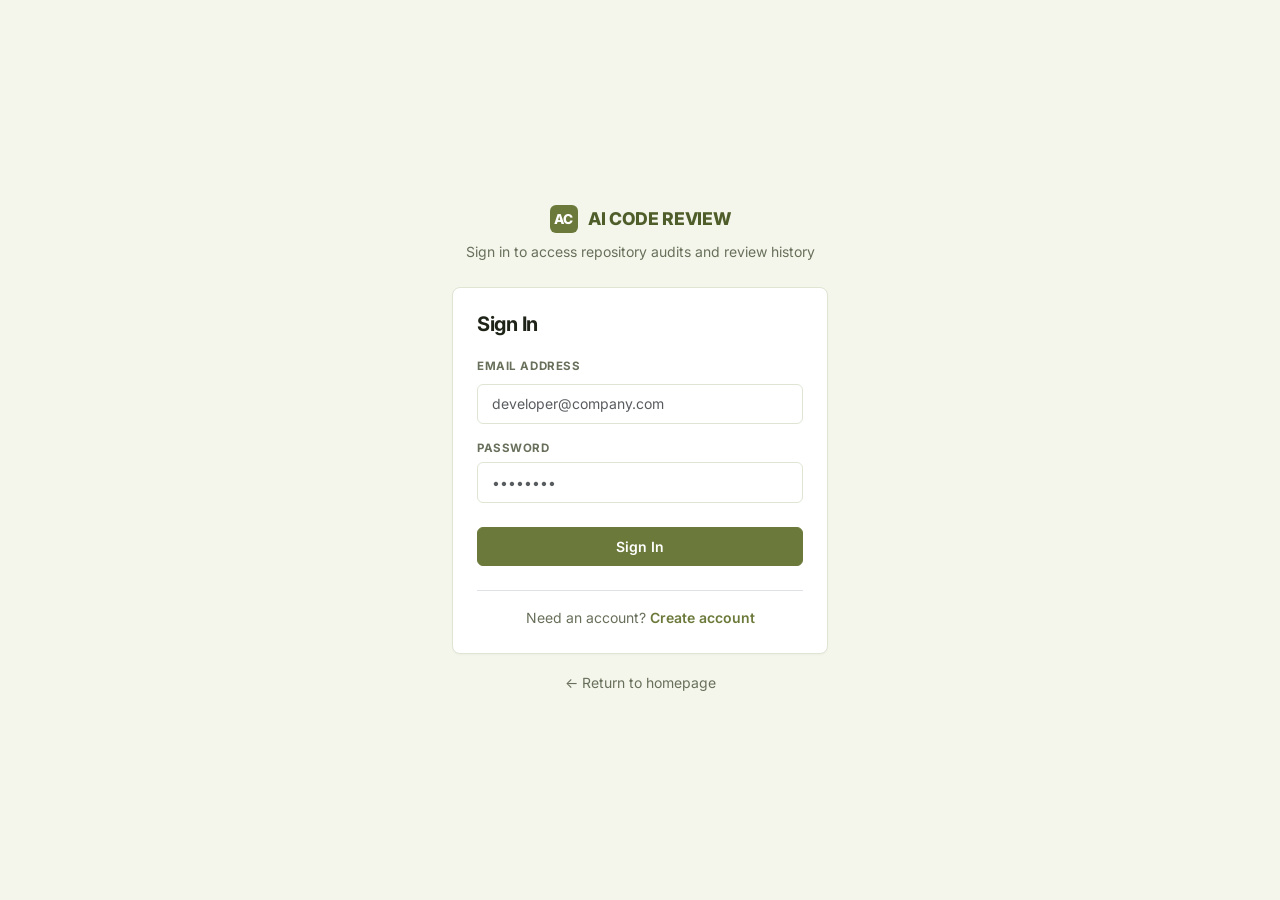
<file: frontend/settings.html>
<!DOCTYPE html>
<html lang="en">
<head>
  <meta charset="UTF-8">
  <meta name="viewport" content="width=device-width, initial-scale=1.0">
  <title>Settings - AI Code Review</title>
  <link href="https://cdn.jsdelivr.net/npm/bootstrap@5.3.3/dist/css/bootstrap.min.css" rel="stylesheet">
  <link rel="stylesheet" href="css/style.css">
  <link rel="preconnect" href="https://fonts.googleapis.com">
  <link rel="preconnect" href="https://fonts.gstatic.com" crossorigin>
  <link href="https://fonts.googleapis.com/css2?family=Inter:wght@400;500;600;700;800&family=JetBrains+Mono:wght@400;500;600&display=swap" rel="stylesheet">
</head>
<body>

  <!-- Mobile Topbar -->
  <div class="mobile-topbar d-lg-none">
    <a class="brand-logo" href="dashboard.html">
      <div class="brand-logo-icon">AC</div>
      <span>AI CODE REVIEW</span>
    </a>
    <button class="btn btn-sm btn-subtle" id="sidebarToggle">Menu</button>
  </div>

  <div class="app-wrapper">
    <!-- Sidebar Navigation -->
    <aside class="app-sidebar">
      <div class="sidebar-header">
        <a class="brand-logo" href="dashboard.html">
          <div class="brand-logo-icon">AC</div>
          <span>AI CODE REVIEW</span>
        </a>
      </div>

      <ul class="sidebar-menu">
        <li class="sidebar-item">
          <a href="dashboard.html" class="sidebar-link">
            <svg viewBox="0 0 24 24"><rect x="3" y="3" width="7" height="9" rx="1"></rect><rect x="14" y="3" width="7" height="5" rx="1"></rect><rect x="14" y="12" width="7" height="9" rx="1"></rect><rect x="3" y="16" width="7" height="5" rx="1"></rect></svg>
            <span>Dashboard</span>
          </a>
        </li>
        <li class="sidebar-item">
          <a href="review.html" class="sidebar-link">
            <svg viewBox="0 0 24 24"><polyline points="16 18 22 12 16 6"></polyline><polyline points="8 6 2 12 8 18"></polyline></svg>
            <span>New Review</span>
          </a>
        </li>
        <li class="sidebar-item">
          <a href="history.html" class="sidebar-link">
            <svg viewBox="0 0 24 24"><circle cx="12" cy="12" r="10"></circle><polyline points="12 6 12 12 16 14"></polyline></svg>
            <span>Review History</span>
          </a>
        </li>
        <li class="sidebar-item">
          <a href="settings.html" class="sidebar-link active">
            <svg viewBox="0 0 24 24"><circle cx="12" cy="12" r="3"></circle><path d="M19.4 15a1.65 1.65 0 0 0 .33 1.82l.06.06a2 2 0 0 1 0 2.83 2 2 0 0 1-2.83 0l-.06-.06a1.65 1.65 0 0 0-1.82-.33 1.65 1.65 0 0 0-1 1.51V21a2 2 0 0 1-2 2 2 2 0 0 1-2-2v-.09A1.65 1.65 0 0 0 9 19.4a1.65 1.65 0 0 0-1.82.33l-.06.06a2 2 0 0 1-2.83 0 2 2 0 0 1 0-2.83l.06-.06a1.65 1.65 0 0 0 .33-1.82 1.65 1.65 0 0 0-1.51-1H3a2 2 0 0 1-2-2 2 2 0 0 1 2-2h.09A1.65 1.65 0 0 0 4.6 9a1.65 1.65 0 0 0-.33-1.82l-.06-.06a2 2 0 0 1 0-2.83 2 2 0 0 1 2.83 0l.06.06a1.65 1.65 0 0 0 1.82.33H9a1.65 1.65 0 0 0 1-1.51V3a2 2 0 0 1 2-2 2 2 0 0 1 2 2v.09a1.65 1.65 0 0 0 1 1.51 1.65 1.65 0 0 0 1.82-.33l.06-.06a2 2 0 0 1 2.83 0 2 2 0 0 1 0 2.83l-.06.06a1.65 1.65 0 0 0-.33 1.82V9a1.65 1.65 0 0 0 1.51 1H21a2 2 0 0 1 2 2 2 2 0 0 1-2 2h-.09a1.65 1.65 0 0 0-1.51 1z"></path></svg>
            <span>Settings</span>
          </a>
        </li>
      </ul>

      <div class="sidebar-footer">
        <div class="d-flex align-items-center justify-content-between">
          <div class="overflow-hidden">
            <div class="fw-bold small user-name-display text-truncate">Developer</div>
            <div class="text-muted small user-email-display text-truncate" style="font-size: 0.75rem;">user@example.com</div>
          </div>
          <button class="btn btn-sm btn-link p-0 text-muted btn-logout" title="Sign Out">
            <svg style="width: 16px; height: 16px; stroke: currentColor; stroke-width: 2; fill: none;" viewBox="0 0 24 24"><path d="M9 21H5a2 2 0 0 1-2-2V5a2 2 0 0 1 2-2h4"></path><polyline points="16 17 21 12 16 7"></polyline><line x1="21" y1="12" x2="9" y2="12"></line></svg>
          </button>
        </div>
      </div>
    </aside>

    <!-- Main Content Area -->
    <main class="app-main">
      <div class="mb-4">
        <h2 class="fw-bold mb-1">Developer Settings</h2>
        <p class="text-muted small mb-0">System connectivity, backend API endpoint configuration, and profile diagnostics</p>
      </div>

      <div class="row g-4" style="max-width: 860px;">
        <!-- User Profile Card -->
        <div class="col-12">
          <div class="card-clean">
            <h6 class="fw-bold mb-3">User Profile</h6>
            <div class="row g-3">
              <div class="col-sm-6">
                <div class="small fw-bold text-muted text-uppercase" style="font-size: 0.72rem; letter-spacing: 0.05em;">Full Name</div>
                <div class="fw-semibold user-name-display text-dark">Developer</div>
              </div>
              <div class="col-sm-6">
                <div class="small fw-bold text-muted text-uppercase" style="font-size: 0.72rem; letter-spacing: 0.05em;">Email Address</div>
                <div class="fw-semibold user-email-display text-dark">user@example.com</div>
              </div>
            </div>
            <div class="mt-3 pt-3 border-top">
              <button class="btn btn-sm btn-subtle text-danger btn-logout">Sign Out of Session</button>
            </div>
          </div>
        </div>

        <!-- API Endpoint Configuration Card -->
        <div class="col-12">
          <div class="card-clean">
            <h6 class="fw-bold mb-1">Backend API Endpoint</h6>
            <p class="small text-muted mb-3">Configurable target URL for frontend network requests. Allows switching between local development and Render deployment.</p>

            <div class="mb-3">
              <label for="apiUrlInput" class="form-label small fw-bold text-muted text-uppercase" style="font-size: 0.72rem; letter-spacing: 0.05em;">API BASE URL</label>
              <div class="input-group">
                <input type="url" id="apiUrlInput" class="form-control" placeholder="http://localhost:5000">
                <button type="button" id="saveApiUrlBtn" class="btn btn-olive">Save &amp; Ping</button>
                <button type="button" id="resetApiUrlBtn" class="btn btn-subtle">Reset</button>
              </div>
            </div>

            <!-- Health Status Diagnostic -->
            <div class="p-3 rounded-2" style="background-color: var(--very-light-olive); border: 1px solid var(--border-color);">
              <div class="d-flex justify-content-between align-items-center mb-1">
                <span class="fw-bold small" style="font-size: 0.78rem; letter-spacing: 0.04em;">SYSTEM DIAGNOSTICS</span>
                <span class="badge" id="healthBadge" style="background-color: #68705B; color: white; font-size: 0.7rem;">Checking...</span>
              </div>
              <div class="small text-muted" id="healthDetails" style="font-size: 0.8rem;">Pinging /api/health...</div>
            </div>
          </div>
        </div>

        <!-- Technical Architecture Overview -->
        <div class="col-12">
          <div class="card-clean" style="border-left: 3px solid var(--primary-olive);">
            <h6 class="fw-bold mb-2">Graduate Engineer Trainee Portfolio Architecture</h6>
            <p class="small text-muted mb-2">Key system modules ready for technical explanation:</p>
            <ul class="small text-muted mb-0 ps-3" style="line-height: 1.6;">
              <li><strong>REST API:</strong> Modular Flask blueprints with standardized HTTP status codes and JSON payloads.</li>
              <li><strong>ORM &amp; Database:</strong> PostgreSQL with cascading foreign keys and transactions via SQLAlchemy 2.0.</li>
              <li><strong>Security:</strong> Scrypt password hashing, 24-hour stateless JWT tokens, and automated taint/injection audit prompt.</li>
              <li><strong>AI Engine:</strong> Google Gemini API via REST with strict JSON schema normalizer and deterministic static fallback.</li>
              <li><strong>Verification:</strong> 24 automated Pytest unit/integration tests and an exportable Postman collection.</li>
            </ul>
          </div>
        </div>
      </div>
    </main>
  </div>

  <script src="js/config.js"></script>
  <script src="js/api.js"></script>
  <script src="js/auth.js"></script>
  <script>
    document.addEventListener('DOMContentLoaded', async () => {
      Auth.requireAuth();

      const apiUrlInput = document.getElementById('apiUrlInput');
      const saveApiUrlBtn = document.getElementById('saveApiUrlBtn');
      const resetApiUrlBtn = document.getElementById('resetApiUrlBtn');
      const healthBadge = document.getElementById('healthBadge');
      const healthDetails = document.getElementById('healthDetails');

      apiUrlInput.value = window.AppConfig.getApiBaseUrl();

      async function checkHealth() {
        healthBadge.textContent = 'Pinging...';
        healthBadge.style.backgroundColor = '#68705B';
        healthDetails.textContent = `Connecting to ${window.AppConfig.getApiBaseUrl()}/api/health...`;

        try {
          const res = await apiClient.get('/api/health');
          healthBadge.textContent = 'Connected (200 OK)';
          healthBadge.style.backgroundColor = '#4F5D2A';
          healthDetails.innerHTML = `
            <strong>Service:</strong> ${res.service || 'AI Code Review'}<br>
            <strong>Database:</strong> ${res.database || 'connected'}<br>
            <strong>Gemini API:</strong> ${res.gemini_configured ? 'Configured' : 'Offline Static Fallback'}
          `;
        } catch (err) {
          healthBadge.textContent = 'Disconnected';
          healthBadge.style.backgroundColor = '#9E3836';
          healthDetails.innerHTML = `<span class="text-danger">Failed to connect: ${err.message}</span>`;
        }
      }

      saveApiUrlBtn.addEventListener('click', async () => {
        const val = apiUrlInput.value.trim();
        window.AppConfig.setApiBaseUrl(val);
        showToast('API URL saved. Re-testing connectivity...', 'info');
        await checkHealth();
      });

      resetApiUrlBtn.addEventListener('click', async () => {
        window.AppConfig.setApiBaseUrl('');
        apiUrlInput.value = window.AppConfig.getApiBaseUrl();
        showToast('Reset to default API URL.', 'info');
        await checkHealth();
      });

      await checkHealth();
    });
  </script>
</body>
</html>
</file>
<file: frontend/css/style.css>
/* ==========================================================================
   AI CODE REVIEW - Professional SaaS Developer Tool Design System
   Strict Theme: Olive + Light Olive + White
   Primary Olive:     #6B7A3A
   Dark Olive:        #4F5D2A
   Light Olive:       #E8EDD8
   Very Light Olive:  #F4F6EC
   White:             #FFFFFF
   Main Text:         #1F2418
   Muted Text:        #68705B
   Border Color:      #DFE5D3
   ========================================================================== */

:root {
  --primary-olive: #6B7A3A;
  --dark-olive: #4F5D2A;
  --light-olive: #E8EDD8;
  --very-light-olive: #F4F6EC;
  --white: #FFFFFF;
  --main-text: #1F2418;
  --muted-text: #68705B;
  --border-color: #DFE5D3;
  --border-subtle: #EDF1E4;
  --card-bg: #FFFFFF;

  /* Restrained, Muted Semantic Colors */
  --sev-critical-text: #9E3836;
  --sev-critical-bg: #FAF0F0;
  --sev-critical-border: #F0D4D4;

  --sev-high-text: #A66420;
  --sev-high-bg: #FAF3EC;
  --sev-high-border: #F0DFC8;

  --sev-medium-text: #4F5D2A;
  --sev-medium-bg: #F0F4E8;
  --sev-medium-border: #DFE5D3;

  --sev-low-text: #545B4B;
  --sev-low-bg: #F2F4EE;
  --sev-low-border: #E0E4DA;

  --font-sans: 'Inter', -apple-system, BlinkMacSystemFont, "Segoe UI", Roboto, sans-serif;
  --font-mono: 'JetBrains Mono', 'Fira Code', Menlo, Monaco, Consolas, monospace;
}

* {
  box-sizing: border-box;
}

html, body {
  overflow-x: hidden;
  width: 100%;
}

body {
  font-family: var(--font-sans);
  color: var(--main-text);
  background-color: var(--very-light-olive);
  line-height: 1.55;
  margin: 0;
  padding: 0;
  -webkit-font-smoothing: antialiased;
  -moz-osx-font-smoothing: grayscale;
}

/* Headings & Typography */
h1, h2, h3, h4, h5, h6 {
  color: var(--main-text);
  font-weight: 700;
  letter-spacing: -0.025em;
  margin-bottom: 0.5rem;
}

.text-muted {
  color: var(--muted-text) !important;
}

a {
  color: var(--primary-olive);
  text-decoration: none;
  transition: color 0.15s ease;
}

a:hover {
  color: var(--dark-olive);
}

/* ==========================================================================
   Buttons - Restrained & Consistent
   ========================================================================== */
.btn-olive {
  background-color: var(--primary-olive);
  color: var(--white) !important;
  border: 1px solid var(--primary-olive);
  font-weight: 600;
  font-size: 0.875rem;
  padding: 0.55rem 1.15rem;
  border-radius: 6px;
  display: inline-flex;
  align-items: center;
  gap: 0.5rem;
  transition: background-color 0.15s ease, border-color 0.15s ease, box-shadow 0.15s ease;
}

.btn-olive:hover, .btn-olive:focus {
  background-color: var(--dark-olive);
  border-color: var(--dark-olive);
  box-shadow: 0 1px 3px rgba(79, 93, 42, 0.25);
}

.btn-olive-outline {
  background-color: transparent;
  color: var(--primary-olive) !important;
  border: 1px solid var(--primary-olive);
  font-weight: 600;
  font-size: 0.875rem;
  padding: 0.5rem 1.1rem;
  border-radius: 6px;
  transition: all 0.15s ease;
}

.btn-olive-outline:hover {
  background-color: var(--light-olive);
  color: var(--dark-olive) !important;
  border-color: var(--dark-olive);
}

.btn-subtle {
  background-color: var(--white);
  color: var(--main-text);
  border: 1px solid var(--border-color);
  font-weight: 600;
  font-size: 0.85rem;
  padding: 0.45rem 0.95rem;
  border-radius: 6px;
  transition: all 0.15s ease;
}

.btn-subtle:hover {
  background-color: var(--very-light-olive);
  border-color: #CCD4BE;
  color: var(--dark-olive);
}

/* ==========================================================================
   Navigation Bar (Public & Landing)
   ========================================================================== */
.custom-navbar {
  background-color: var(--white);
  border-bottom: 1px solid var(--border-color);
  padding: 0.85rem 1.5rem;
}

.brand-logo {
  font-size: 1.1rem;
  font-weight: 800;
  color: var(--dark-olive) !important;
  display: flex;
  align-items: center;
  gap: 0.65rem;
  letter-spacing: -0.02em;
}

.brand-logo-icon {
  width: 28px;
  height: 28px;
  background-color: var(--primary-olive);
  color: var(--white);
  border-radius: 6px;
  display: flex;
  align-items: center;
  justify-content: center;
  font-size: 0.85rem;
  font-weight: 800;
  letter-spacing: 0;
}

/* ==========================================================================
   Layout: Sidebar & App Shell
   ========================================================================== */
.app-wrapper {
  display: flex;
  min-height: 100vh;
  width: 100%;
  min-width: 0;
  overflow-x: hidden;
}

.app-sidebar {
  width: 240px;
  background-color: var(--white);
  border-right: 1px solid var(--border-color);
  display: flex;
  flex-direction: column;
  flex-shrink: 0;
  position: sticky;
  top: 0;
  height: 100vh;
  z-index: 100;
  transition: transform 0.25s ease;
}

.sidebar-header {
  padding: 1.25rem 1.15rem;
  border-bottom: 1px solid var(--border-color);
}

.sidebar-menu {
  list-style: none;
  padding: 1rem 0.65rem;
  margin: 0;
  flex-grow: 1;
}

.sidebar-item {
  margin-bottom: 0.25rem;
}

.sidebar-link {
  display: flex;
  align-items: center;
  gap: 0.75rem;
  padding: 0.6rem 0.85rem;
  border-radius: 6px;
  color: var(--muted-text);
  font-weight: 600;
  font-size: 0.875rem;
  transition: all 0.15s ease;
}

.sidebar-link svg {
  width: 17px;
  height: 17px;
  stroke: currentColor;
  stroke-width: 2;
  fill: none;
}

.sidebar-link:hover {
  background-color: var(--very-light-olive);
  color: var(--main-text);
}

.sidebar-link.active {
  background-color: var(--light-olive);
  color: var(--dark-olive);
  font-weight: 700;
}

.sidebar-footer {
  padding: 1rem 1.15rem;
  border-top: 1px solid var(--border-color);
  background-color: #FAFBF7;
}

.app-main {
  flex-grow: 1;
  padding: 2rem 2.5rem;
  overflow-y: auto;
  max-width: 1440px;
  min-width: 0;
  width: 100%;
}

/* Mobile Header */
.mobile-topbar {
  display: none;
  background-color: var(--white);
  border-bottom: 1px solid var(--border-color);
  padding: 0.75rem 1.25rem;
  justify-content: space-between;
  align-items: center;
}

/* ==========================================================================
   Cards & Surfaces
   ========================================================================== */
.card-clean {
  background-color: var(--white);
  border: 1px solid var(--border-color);
  border-radius: 8px;
  padding: 1.35rem;
  box-shadow: 0 1px 2px rgba(31, 36, 24, 0.03);
}

.stat-card {
  background-color: var(--white);
  border: 1px solid var(--border-color);
  border-radius: 8px;
  padding: 1.15rem 1.25rem;
  display: flex;
  align-items: center;
  justify-content: space-between;
  box-shadow: 0 1px 2px rgba(31, 36, 24, 0.03);
}

.stat-card .stat-value {
  font-size: 1.75rem;
  font-weight: 800;
  color: var(--main-text);
  line-height: 1.15;
  margin-top: 0.25rem;
  letter-spacing: -0.03em;
}

.stat-card .stat-label {
  font-size: 0.75rem;
  font-weight: 700;
  color: var(--muted-text);
  text-transform: uppercase;
  letter-spacing: 0.06em;
}

.stat-icon {
  width: 40px;
  height: 40px;
  border-radius: 6px;
  background-color: var(--very-light-olive);
  border: 1px solid var(--border-color);
  color: var(--dark-olive);
  display: flex;
  align-items: center;
  justify-content: center;
}

.stat-icon svg {
  width: 19px;
  height: 19px;
  stroke: currentColor;
  stroke-width: 2;
  fill: none;
}

/* ==========================================================================
   Score Badge
   ========================================================================== */
.score-badge-circle {
  width: 96px;
  height: 96px;
  border-radius: 50%;
  display: flex;
  flex-direction: column;
  align-items: center;
  justify-content: center;
  border: 4px solid var(--primary-olive);
  background-color: var(--white);
}

.score-badge-circle .score-num {
  font-size: 2rem;
  font-weight: 800;
  color: var(--dark-olive);
  line-height: 1;
}

.score-badge-circle .score-max {
  font-size: 0.7rem;
  font-weight: 700;
  color: var(--muted-text);
  margin-top: 2px;
}

/* ==========================================================================
   Issue Findings Cards
   ========================================================================== */
.issue-card {
  background-color: var(--white);
  border: 1px solid var(--border-color);
  border-left: 4px solid var(--primary-olive);
  border-radius: 6px;
  padding: 1.15rem 1.35rem;
  margin-bottom: 0.85rem;
  box-shadow: 0 1px 2px rgba(31, 36, 24, 0.02);
}

.issue-card.severity-Critical {
  border-left-color: var(--sev-critical-text);
}
.issue-card.severity-High {
  border-left-color: var(--sev-high-text);
}
.issue-card.severity-Medium {
  border-left-color: var(--primary-olive);
}
.issue-card.severity-Low {
  border-left-color: var(--muted-text);
}

.badge-severity {
  font-size: 0.7rem;
  font-weight: 700;
  padding: 0.25rem 0.5rem;
  border-radius: 4px;
  text-transform: uppercase;
  letter-spacing: 0.05em;
  border: 1px solid transparent;
}

.badge-severity.Critical {
  background-color: var(--sev-critical-bg);
  color: var(--sev-critical-text);
  border-color: var(--sev-critical-border);
}
.badge-severity.High {
  background-color: var(--sev-high-bg);
  color: var(--sev-high-text);
  border-color: var(--sev-high-border);
}
.badge-severity.Medium {
  background-color: var(--sev-medium-bg);
  color: var(--sev-medium-text);
  border-color: var(--sev-medium-border);
}
.badge-severity.Low {
  background-color: var(--sev-low-bg);
  color: var(--sev-low-text);
  border-color: var(--sev-low-border);
}

.badge-category {
  background-color: var(--very-light-olive);
  border: 1px solid var(--border-color);
  color: var(--dark-olive);
  font-size: 0.7rem;
  font-weight: 600;
  padding: 0.25rem 0.5rem;
  border-radius: 4px;
}

.badge-line {
  background-color: #F8F9F3;
  border: 1px solid var(--border-color);
  color: var(--muted-text);
  font-family: var(--font-mono);
  font-size: 0.72rem;
  padding: 0.2rem 0.45rem;
  border-radius: 4px;
}

/* ==========================================================================
   Code Containers & Monaco Fallback
   ========================================================================== */
.editor-header {
  background-color: #FAFBF7;
  padding: 0.65rem 1rem;
  border-bottom: 1px solid var(--border-color);
}

.code-editor-textarea {
  width: 100%;
  min-height: 420px;
  font-family: var(--font-mono);
  font-size: 0.88rem;
  line-height: 1.6;
  border: none;
  padding: 1.25rem;
  color: #1A2016;
  background-color: var(--white);
  resize: vertical;
  outline: none;
  tab-size: 4;
}

.code-snippet-box {
  background-color: #141712;
  color: #DDE5CE;
  font-family: var(--font-mono);
  font-size: 0.84rem;
  line-height: 1.55;
  padding: 0.95rem 1.15rem;
  border-radius: 6px;
  overflow-x: auto;
  border: 1px solid #282F22;
}

/* ==========================================================================
   Tabs & Filters
   ========================================================================== */
.filter-tabs {
  display: flex;
  gap: 0.35rem;
  flex-wrap: wrap;
}

.filter-btn {
  background-color: var(--white);
  border: 1px solid var(--border-color);
  color: var(--muted-text);
  font-weight: 600;
  font-size: 0.8rem;
  padding: 0.35rem 0.85rem;
  border-radius: 6px;
  cursor: pointer;
  transition: all 0.15s ease;
}

.filter-btn:hover {
  background-color: var(--very-light-olive);
  color: var(--dark-olive);
}

.filter-btn.active {
  background-color: var(--dark-olive);
  border-color: var(--dark-olive);
  color: var(--white);
}

/* ==========================================================================
   Loading Overlay
   ========================================================================== */
.loading-overlay {
  display: none;
  position: fixed;
  top: 0;
  left: 0;
  width: 100vw;
  height: 100vh;
  background: rgba(244, 246, 236, 0.95);
  z-index: 9999;
  flex-direction: column;
  justify-content: center;
  align-items: center;
}

.loading-box {
  background-color: var(--white);
  border: 1px solid var(--border-color);
  border-radius: 10px;
  padding: 2.25rem 2.75rem;
  text-align: center;
  box-shadow: 0 4px 18px rgba(31, 36, 24, 0.06);
  max-width: 420px;
  width: 90%;
}

.spinner-olive {
  width: 2.8rem;
  height: 2.8rem;
  border-width: 0.25em;
  color: var(--primary-olive);
}

.loading-step {
  font-size: 1rem;
  font-weight: 700;
  color: var(--dark-olive);
  margin-top: 1rem;
}

.loading-substep {
  font-size: 0.82rem;
  color: var(--muted-text);
  margin-top: 0.25rem;
}

/* ==========================================================================
   Toast Notifications
   ========================================================================== */
.toast-container {
  position: fixed;
  bottom: 1.5rem;
  right: 1.5rem;
  z-index: 10000;
}

.toast-custom {
  background-color: var(--white);
  border: 1px solid var(--border-color);
  border-left: 3px solid var(--primary-olive);
  border-radius: 6px;
  box-shadow: 0 4px 12px rgba(31, 36, 24, 0.08);
  padding: 0.75rem 1.15rem;
  margin-top: 0.4rem;
  display: flex;
  align-items: center;
  gap: 0.65rem;
  font-size: 0.88rem;
  color: var(--main-text);
  min-width: 260px;
}

.toast-custom.error {
  border-left-color: var(--sev-critical-text);
}

/* ==========================================================================
   Data Tables
   ========================================================================== */
.table-clean {
  width: 100%;
  border-collapse: separate;
  border-spacing: 0;
  background-color: var(--white);
}

.table-clean th {
  background-color: #FAFBF7;
  color: var(--muted-text);
  font-size: 0.75rem;
  font-weight: 700;
  text-transform: uppercase;
  letter-spacing: 0.05em;
  padding: 0.85rem 1.15rem;
  border-bottom: 1px solid var(--border-color);
}

.table-clean td {
  padding: 0.9rem 1.15rem;
  border-bottom: 1px solid var(--border-subtle);
  font-size: 0.875rem;
  color: var(--main-text);
  vertical-align: middle;
}

.table-clean tr:last-child td {
  border-bottom: none;
}

.table-clean tbody tr:hover {
  background-color: #F8F9F3;
}

/* Form Controls */
.form-control, .form-select {
  border: 1px solid var(--border-color);
  border-radius: 6px;
  font-size: 0.875rem;
  padding: 0.55rem 0.85rem;
  color: var(--main-text);
}

.form-control:focus, .form-select:focus {
  border-color: var(--primary-olive);
  box-shadow: 0 0 0 3px rgba(107, 122, 58, 0.15);
}

/* ==========================================================================
   Responsive Adaptations
   ========================================================================== */
pre {
  overflow-x: auto;
  max-width: 100%;
}

.table-responsive {
  overflow-x: auto;
  -webkit-overflow-scrolling: touch;
  width: 100%;
}

@media (max-width: 991.98px) {
  .app-sidebar {
    position: fixed;
    transform: translateX(-100%);
    box-shadow: 4px 0 20px rgba(0, 0, 0, 0.08);
  }

  .app-sidebar.show {
    transform: translateX(0);
  }

  .mobile-topbar {
    display: flex;
  }

  .app-main {
    padding: 1.25rem 1rem;
  }

  .code-comparison-left {
    border-right: none !important;
    border-bottom: 1px solid var(--border-color) !important;
  }
}

@media (max-width: 575.98px) {
  .stat-card {
    padding: 0.95rem 1rem;
  }

  .stat-card .stat-value {
    font-size: 1.45rem;
  }

  .score-badge-circle {
    width: 82px;
    height: 82px;
  }

  .score-badge-circle .score-num {
    font-size: 1.65rem;
  }

  .filter-tabs {
    gap: 0.25rem;
  }

  .filter-btn {
    font-size: 0.75rem;
    padding: 0.3rem 0.65rem;
  }
}
</file>
